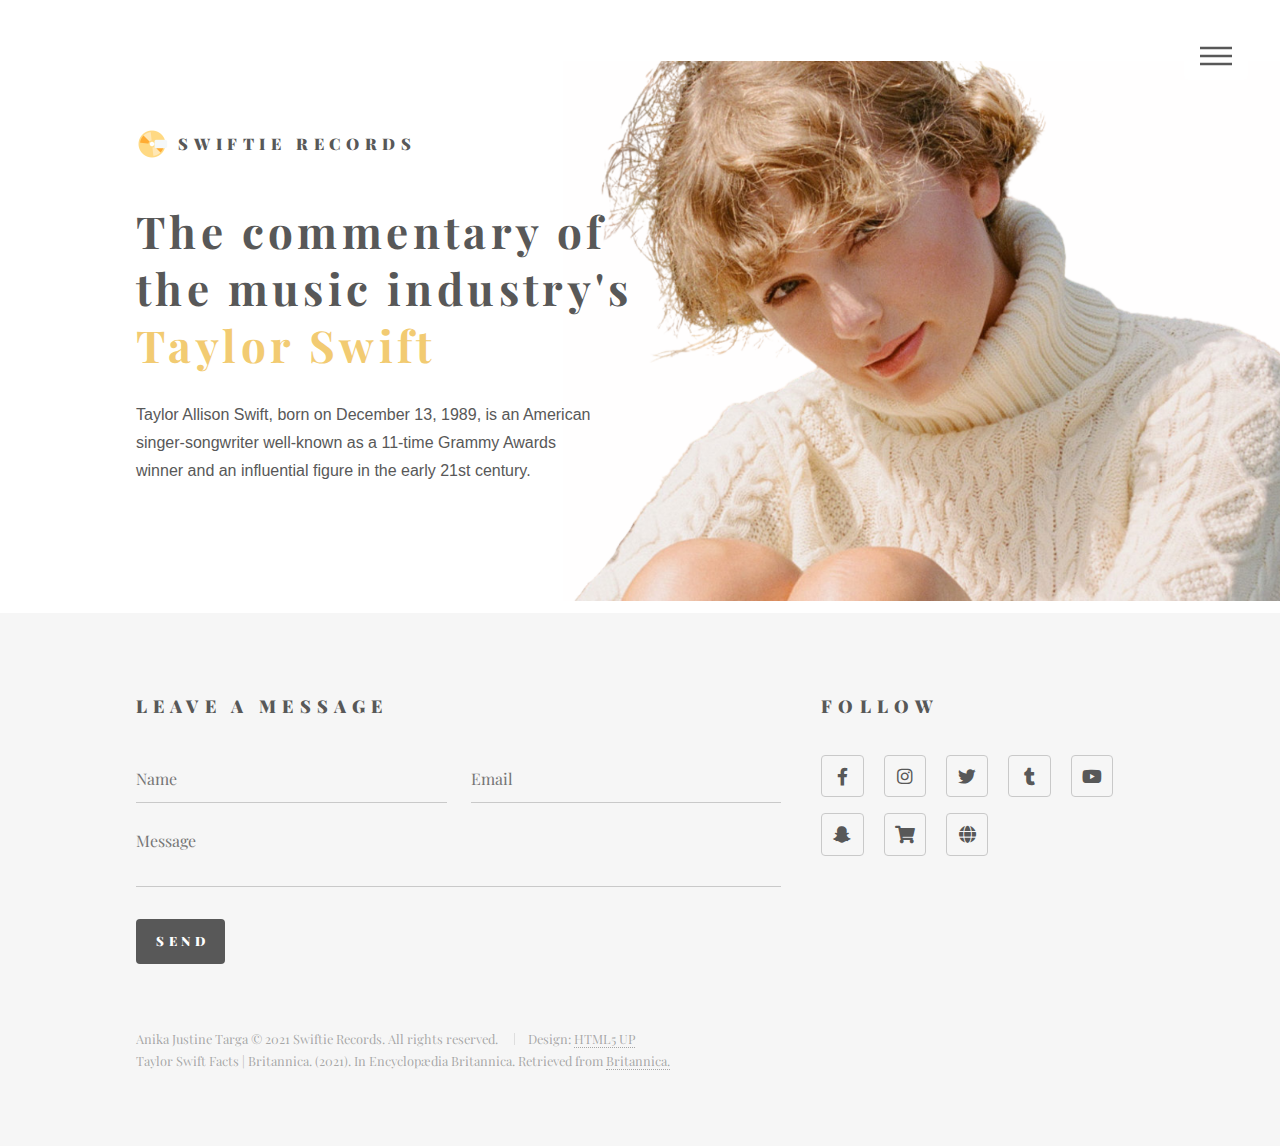
<file: index.html>
<!DOCTYPE HTML>

<html>
	<head>
		<title>Swiftie Records</title>

		<meta charset="UTF-8">
		<meta name="author" content="Anika Justine Targa">
		<meta name="keywords" content="HTML, CSS, JS">
		<meta name="revised" content="07-02-2022">

		<meta name="viewport" content="width=device-width, initial-scale=1, user-scalable=no" />
		
		<link rel="stylesheet" href="assets/css/main.css" />
		<noscript><link rel="stylesheet" href="assets/css/noscript.css" /></noscript>
		
		<link rel="icon" type="image/png" href="images/favicon.png"/>
	</head>
	
	<body class="is-preload home">
		<!-- Wrapper -->
			<div id="wrapper">

				<!-- Header -->
					<header id="header">
						<div class="inner">

							<!-- Logo -->
								<a href="index.html" class="logo">
									<span class="symbol"><img src="images/favicon.png" alt="" /></span><span class="title">Swiftie Records</span>
								</a>

							<!-- Nav -->
								<nav>
									<ul>
										<li><a href="#menu">Menu</a></li>
									</ul>
								</nav>

						</div>
					</header>

				<!-- Menu -->
					<nav id="menu">
						<h2>Menu</h2>
						<ul>
							<li><a href="index.html">Home</a></li>
							<li><a href="htdocs/albums.html">Albums</a></li>
							<li><a href="htdocs/awards.html">Awards</a></li>
							<li><a href="htdocs/quotes.html">Quotes</a></li>
							<li><a href="htdocs/recommend.html">Books</a></li>
						</ul>
					</nav>

				<!-- Main -->
					<div id="main">
						<div class="inner">
							<header>
								<h1>The commentary of<br>
								the music industry's</br>
								<a class="yell0w">Taylor Swift</a></h1>
								<p class="subtext">Taylor Allison Swift, born on December 13, 1989, is an American</br>
								singer-songwriter well-known as a 11-time Grammy Awards</br>
								winner and an influential figure in the early 21st century.</p>
							</header>
						</div>
					</div>

				<!-- Footer -->
					<footer id="footer">
						<div class="inner">
							
							<section>
								
								<h2 class="title">Leave a Message</h2>
								<form method="post" action="#">
									<div class="fields">
										<div class="field half">
											<input type="text" name="name" id="name" placeholder="Name" />
										</div>
										<div class="field half">
											<input type="email" name="email" id="email" placeholder="Email" />
										</div>
										<div class="field">
											<textarea name="message" id="message" placeholder="Message"></textarea>
										</div>
									</div>
									<ul class="actions">
										<li><input type="submit" value="Send" class="primary" /></li>
									</ul>
								</form>
								
							</section>
							
							<section>
								
								<h2 class="title">Follow</h2>
								<ul class="icons">
									<li><a href="https://www.facebook.com/TaylorSwift" class="icon brands style2 fa-facebook-f" target="_blank"><span class="label">Facebook</span></a></li>
									<li><a href="https://instagram.com/taylorswift" class="icon brands style2 fa-instagram" target="_blank"><span class="label">Instagram</span></a></li>
									<li><a href="https://twitter.com/taylorswift13" class="icon brands style2 fa-twitter" target="_blank"><span class="label">Twitter</span></a></li>
									<li><a href="https://taylorswift.tumblr.com" class="icon brands style2 fa-tumblr" target="_blank"><span class="label">Tumblr</span></a></li>
									<li><a href="https://www.youtube.com/taylorswift" class="icon brands style2 fa-youtube" target="_blank"><span class="label">Youtube</span></a></li>
									<li><a href="https://www.snapchat.com/add/taylorswift" class="icon brands style2 fa-snapchat-ghost" target="_blank"><span class="label">Snapchat</span></a></li>
									<li><a href="https://store.taylorswift.com" class="icon solid style2 fa-shopping-cart" target="_blank"><span class="label">Store</span></a></li>
									<li><a href="https://www.taylorswift.com" class="icon solid style2 fa-globe" target="_blank"><span class="label">Website</span></a></li>
								</ul>								
								
							</section>
							
							<ul class="copyright">
								
								<li>Anika Justine Targa &copy; 2021 Swiftie Records. All rights reserved.</li>
								<li>Design: <a href="http://html5up.net" target="_blank">HTML5 UP</a></li>
								<p>Taylor Swift Facts | Britannica. (2021). In Encyclopædia Britannica. Retrieved from 
								<a href="https://www.britannica.com/facts/Taylor-Swift" target="_blank">Britannica.</a></p>
								
							</ul>
						</div>
					</footer>

			</div>

		<!-- Scripts -->
			<script src="assets/js/jquery.min.js"></script>
			<script src="assets/js/browser.min.js"></script>
			<script src="assets/js/breakpoints.min.js"></script>
			<script src="assets/js/util.js"></script>
			<script src="assets/js/main.js"></script>

	</body>
</html>
</file>
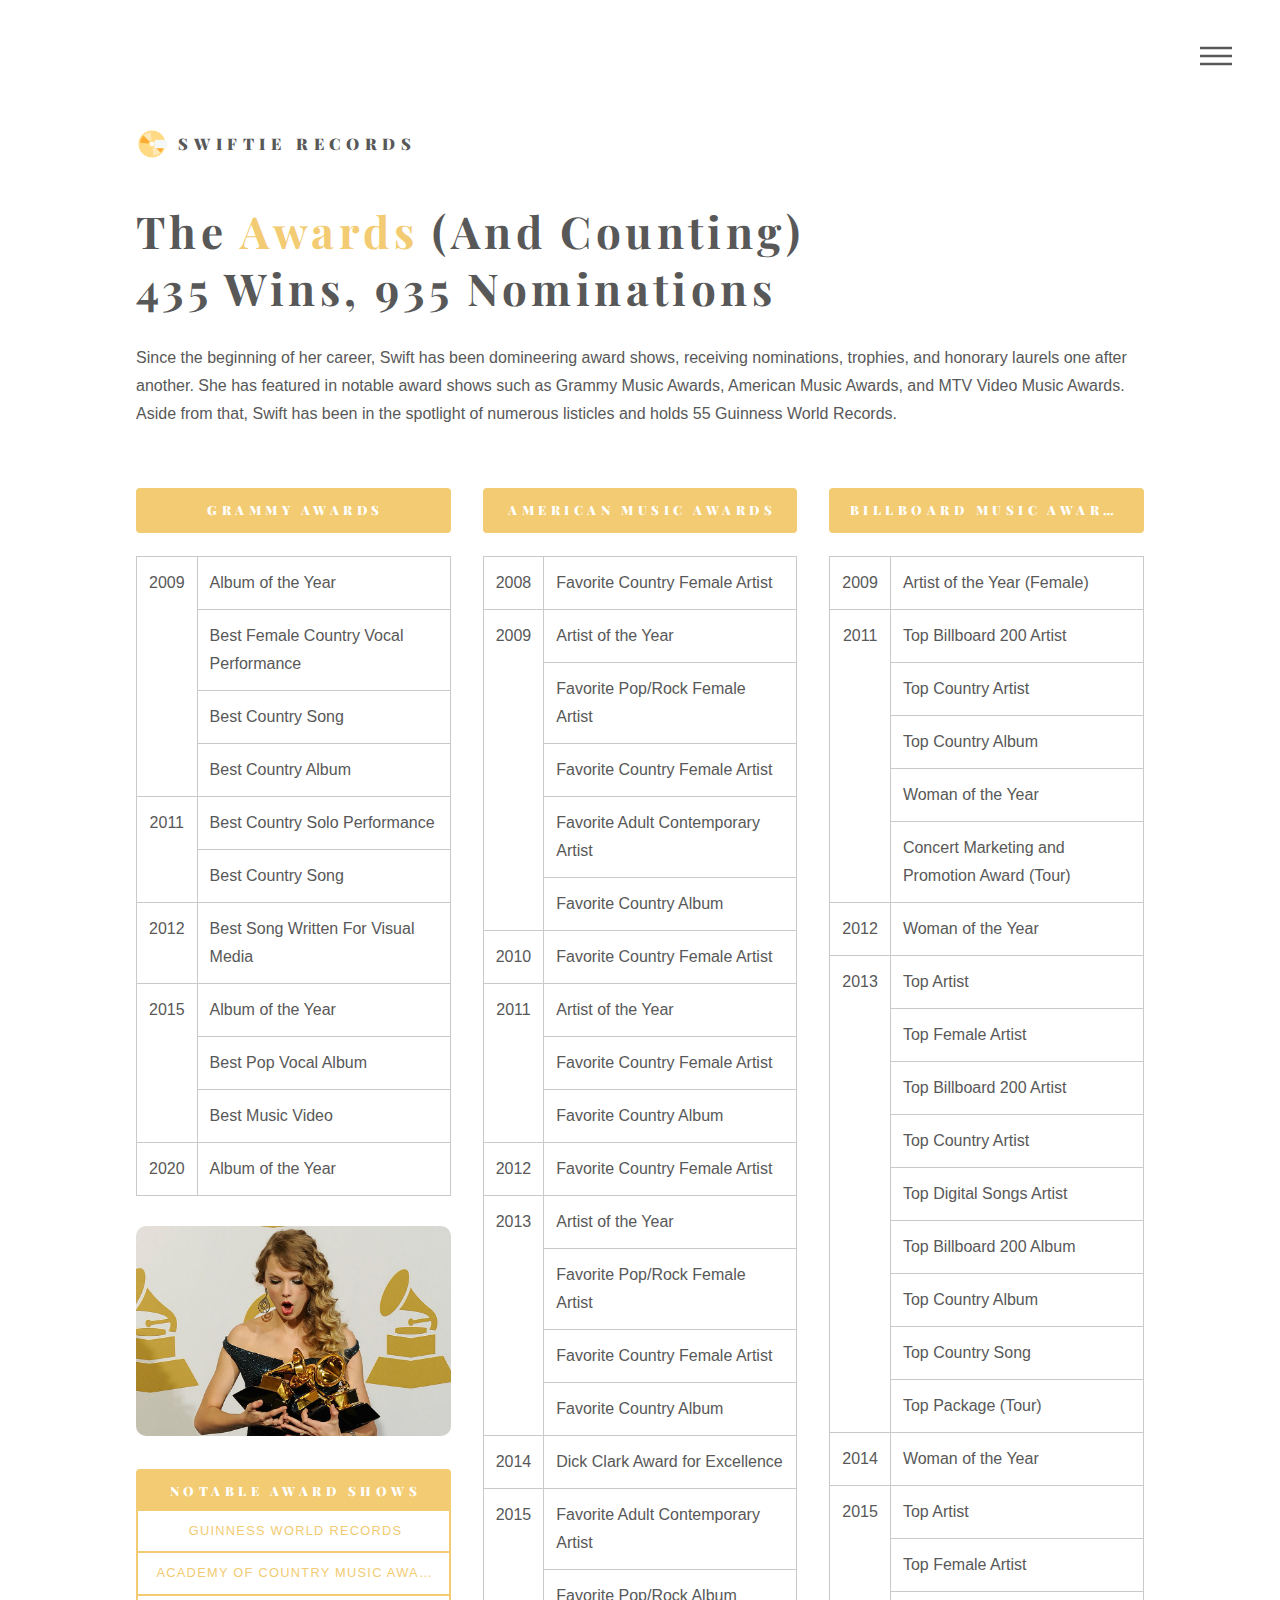
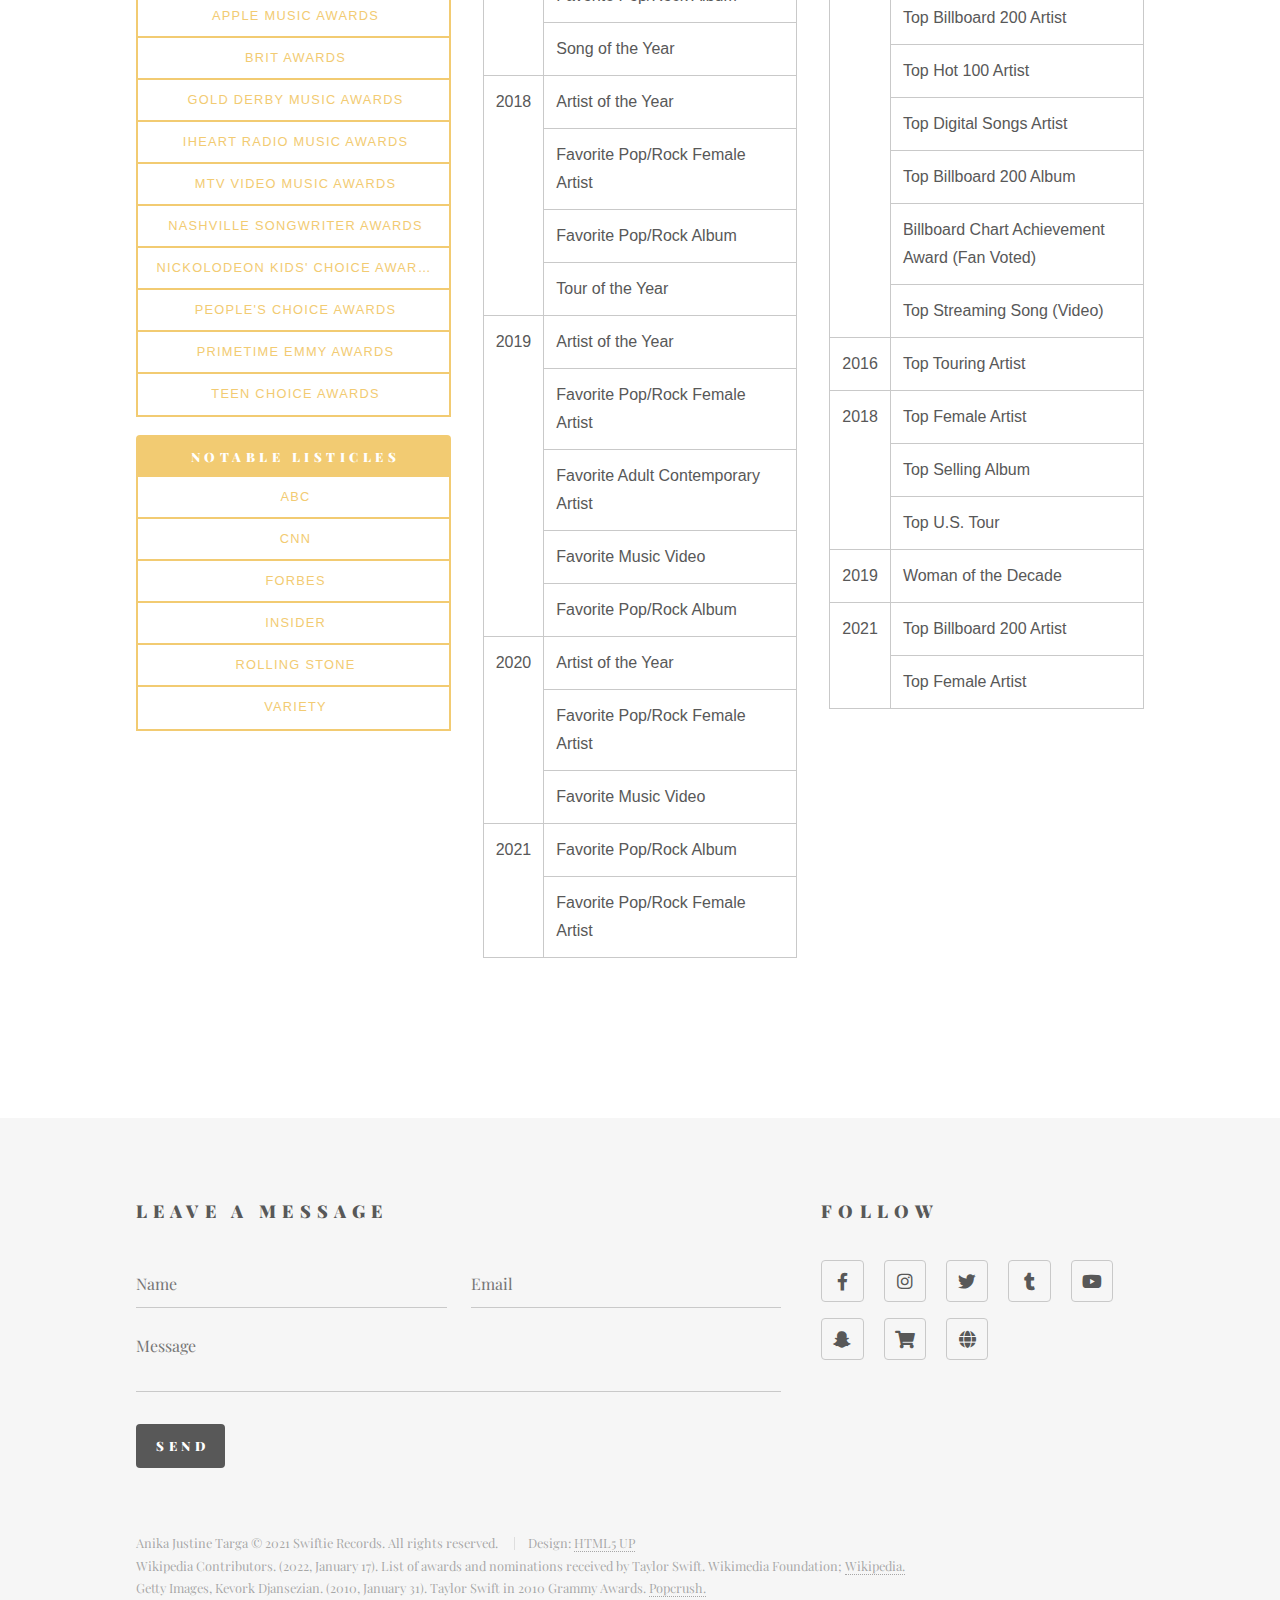
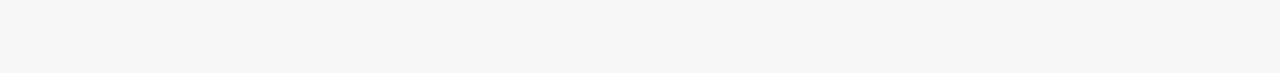
<file: htdocs/awards.html>
<!DOCTYPE HTML>

<html>

	<head>
		<title>Swiftie Records</title>

		<meta charset="UTF-8">
		<meta name="author" content="Anika Justine Targa">
		<meta name="keywords" content="HTML, CSS, JS">
		<meta name="revised" content="07-02-2022">

		<meta name="viewport" content="width=device-width, initial-scale=1, user-scalable=no" />
		
		<link rel="stylesheet" href="../assets/css/main.css" />
		<noscript><link rel="stylesheet" href="../assets/css/noscript.css" /></noscript>
		
		<link rel="icon" type="image/png" href="../images/favicon.png"/>
	</head>
	
	<body class="is-preload">
	
		<!-- Wrapper -->
			<div id="wrapper">

				<!-- Header -->
					<header id="header">
						<div class="inner">

							<!-- Logo -->
								<a href="../index.html" class="logo rotate">
									<span class="symbol"><img src="../images/favicon.png" alt="" /></span><span class="title">Swiftie Records</span>
								</a>

							<!-- Nav -->
								<nav>
									<ul>
										<li><a href="#menu">Menu</a></li>
									</ul>
								</nav>

						</div>
					</header>

				<!-- Menu -->
					<nav id="menu">
						<h2>Menu</h2>
						<ul>
							<li><a href="../index.html">Home</a></li>
							<li><a href="albums.html">Albums</a></li>
							<li><a href="awards.html">Awards</a></li>
							<li><a href="quotes.html">Quotes</a></li>
							<li><a href="recommend.html">Books</a></li>
						</ul>
					</nav>

				<!-- Main -->
					<div id="main">

						<div class="inner">
							<header>
								<h1>The <a class="yell0w">Awards</a> (And Counting)<br/>
								435 Wins, 935 Nominations</h1>
								<p class="subtext">Since the beginning of her career, Swift has been domineering award shows, receiving
								nominations, trophies, and honorary laurels one after another. She has featured in notable award shows
								such as Grammy Music Awards, American Music Awards, and MTV Video Music Awards. Aside from that, Swift
								has been in the spotlight of numerous listicles and holds 55 Guinness World Records.
								</p>
								<br>

				<!-- Tiles -->
					<section>
						<div class="row">
						
						<!-- Grammy Awards -->								
				
							<div class="col-4 col-12-medium">
								<ul class="actions stacked">
									<li><a href="https://youtu.be/4CaRtsdStaM" target="_blank" class="button primary fit ye">Grammy Awards</a></li>
									<br>
									<div class="table-wrapper">
										<table class="alt tablemargin">
											<tbody>
												
												<tr>
													<td rowspan="4" class="tdborder">2009</td>
													<td>Album of the Year</td>
												</tr>
												<tr>
													<td>Best Female Country Vocal Performance</td>
												</tr>
												<tr>
													<td>Best Country Song</td>
												</tr>
												<tr>
													<td>Best Country Album</td>
												</tr>
												
												<tr>
													<td rowspan="2" class="tdborder">2011</td>
													<td>Best Country Solo Performance</td>
												</tr>
												<tr>
													<td>Best Country Song</td>
												</tr>

												<tr>
													<td class="tdborder">2012</td>
													<td>Best Song Written For Visual Media</td>
												</tr>

												<tr>
													<td rowspan="3" class="tdborder">2015</td>
													<td>Album of the Year</td>
												</tr>
												<tr>
													<td>Best Pop Vocal Album</td>
												</tr>
												<tr>
													<td>Best Music Video</td>
												</tr>
												
												<tr>
													<td class="tdborder">2020</td>
													<td>Album of the Year</td>
												</tr>
											</tbody>
										</table>
									<li><img class="img_grammys" src="../images/grammys.jpg" alt="" /></br>

									<li><a href="#" class="button primary fit ye">Notable Award Shows</a></li>
									<div>
										<li><div href="#" class="button fit yee">Guinness World Records</div></li>	
										<div href="#" class="button fit yee">Academy of Country Music Awards</div></li>	
										<div href="#" class="button fit yee">Apple Music Awards</div></li>	
										<div href="#" class="button fit yee">Brit Awards</div></li>
										<div href="#" class="button fit yee">Gold Derby Music Awards</div></li>
										<div href="#" class="button fit yee">iHeart Radio Music Awards</div></li>
										<div href="#" class="button fit yee">MTV Video Music Awards</div></li>
										<div href="#" class="button fit yee">Nashville Songwriter Awards</div></li>
										<div href="#" class="button fit yee">Nickolodeon Kids' Choice Awards</div></li>
										<div href="#" class="button fit yee">People's Choice Awards</div></li>
										<div href="#" class="button fit yee">Primetime Emmy Awards</div></li>
										<div href="#" class="button fit yee">Teen Choice Awards</div></li>
									</div>
									<li><a href="#" class="button primary fit ye">Notable Listicles</a></li>
									<div>
										<li><div href="#" class="button fit yee">ABC</div></li>	
										<div href="#" class="button fit yee">CNN</div></li>	
										<div href="#" class="button fit yee">Forbes</div></li>	
										<div href="#" class="button fit yee">Insider</div></li>	
										<div href="#" class="button fit yee">Rolling Stone</div></li>
										<div href="#" class="button fit yee">Variety</div></li>
									</div>
									
									<li></li>
								</ul>
							</div>
							
						<!-- American Music Awards -->		
				
							<div class="col-4 col-12-medium">
								<ul class="actions stacked">
									<li><a href="https://youtu.be/jCtebmT4-ZA" target="_blank" class="button primary fit ye">American Music Awards</a></li>
									<br>
									<div class="table-wrapper">
										<table class="alt">
											<tbody>
												
												<tr>
													<td class="tdborder">2008</td>
													<td>Favorite Country Female Artist</td>
												</tr>
												
												<tr>
													<td rowspan="5" class="tdborder">2009</td>
													<td>Artist of the Year</td>
												</tr>
												<tr>
													<td>Favorite Pop/Rock Female Artist</td>
												</tr>
												<tr>
													<td>Favorite Country Female Artist</td>
												</tr>
												<tr>
													<td>Favorite Adult Contemporary Artist</td>
												</tr>
												<tr>
													<td>Favorite Country Album</td>
												</tr>

												<tr>
													<td class="tdborder">2010</td>
													<td>Favorite Country Female Artist</td>
												</tr>
												
												<tr>
													<td rowspan="3" class="tdborder">2011</td>
													<td>Artist of the Year</td>
												</tr>
												<tr>
													<td>Favorite Country Female Artist</td>
												</tr>
												<tr>
													<td>Favorite Country Album</td>
												</tr>
												
												<tr>
													<td class="tdborder">2012</td>
													<td>Favorite Country Female Artist</td>
												</tr>

												<tr>
													<td rowspan="4" class="tdborder">2013</td>
													<td>Artist of the Year</td>
												</tr>
												<tr>
													<td>Favorite Pop/Rock Female Artist</td>
												</tr>
												<tr>
													<td>Favorite Country Female Artist</td>
												</tr>
												<tr>
													<td>Favorite Country Album</td>
												</tr>

												<tr>
													<td class="tdborder">2014</td>
													<td>Dick Clark Award for Excellence</td>
												</tr>
												
												<tr>
													<td rowspan="3" class="tdborder">2015</td>
													<td>Favorite Adult Contemporary Artist</td>
												</tr>
												<tr>
													<td>Favorite Pop/Rock Album</td>
												</tr>
												<tr>
													<td>Song of the Year</td>
												</tr>
												
												<tr>
													<td rowspan="4" class="tdborder">2018</td>
													<td>Artist of the Year</td>
												</tr>
												<tr>
													<td>Favorite Pop/Rock Female Artist</td>
												</tr>
												<tr>
													<td>Favorite Pop/Rock Album</td>
												</tr>
												<tr>
													<td>Tour of the Year</td>
												</tr>

												<tr>
													<td rowspan="5" class="tdborder">2019</td>
													<td>Artist of the Year</td>
												</tr>
												<tr>
													<td>Favorite Pop/Rock Female Artist</td>
												</tr>
												<tr>
													<td>Favorite Adult Contemporary Artist</td>
												</tr>
												<tr>
													<td>Favorite Music Video</td>
												</tr>
												<tr>
													<td>Favorite Pop/Rock Album</td>
												</tr>

												<tr>
													<td rowspan="3" class="tdborder">2020</td>
													<td>Artist of the Year</td>
												</tr>
												<tr>
													<td>Favorite Pop/Rock Female Artist</td>
												</tr>
												<tr>
													<td>Favorite Music Video</td>
												</tr>
												
												<tr>
													<td rowspan="2" class="tdborder">2021</td>
													<td>Favorite Pop/Rock Album</td>
												</tr>
												
												<tr>
													<td>Favorite Pop/Rock Female Artist</td>
												</tr>
												
											</tbody>
										</table>
								</ul>
							</div>

						<!-- Billboard Music Awards -->		
				
							<div class="col-4 col-12-medium">
								<ul class="actions stacked">
									<li><a href="https://youtu.be/ZVpkFb9-fts" target="_blank" class="button primary fit ye">Billboard Music Awards</a></li>
									<br>
									<div class="table-wrapper">
										<table class="alt">
											<tbody>
												
												<tr>
													<td class="tdborder">2009</td>
													<td>Artist of the Year (Female)</td>
												</tr>
												
												<tr>
													<td rowspan="5" class="tdborder">2011</td>
													<td>Top Billboard 200 Artist</td>
												</tr>
												<tr>
													<td>Top Country Artist</td>
												</tr>
												<tr>
													<td>Top Country Album</td>
												</tr>
												<tr>
													<td>Woman of the Year</td>
												</tr>
												<tr>
													<td>Concert Marketing and Promotion Award (Tour)</td>
												</tr>												
												
												<tr>
													<td class="tdborder">2012</td>
													<td>Woman of the Year</td>
												</tr>

												<tr>
													<td rowspan="9" class="tdborder">2013</td>
													<td>Top Artist</td>
												</tr>
												<tr>
													<td>Top Female Artist</td>
												</tr>
												<tr>
													<td>Top Billboard 200 Artist</td>
												</tr>												
												<tr>
													<td>Top Country Artist</td>
												</tr>
												<tr>
													<td>Top Digital Songs Artist</td>
												</tr>
												<tr>
													<td>Top Billboard 200 Album</td>
												</tr>
												<tr>
													<td>Top Country Album</td>
												</tr>
												<tr>
													<td>Top Country Song</td>
												</tr>
												<tr>
													<td>Top Package (Tour)</td>
												</tr>

												
												<tr>
													<td class="tdborder">2014</td>
													<td>Woman of the Year</td>
												</tr>

												<tr>
													<td rowspan="8" class="tdborder">2015</td>
													<td>Top Artist</td>
												</tr>
												<tr>
													<td>Top Female Artist</td>
												</tr>
												<tr>
													<td>Top Billboard 200 Artist</td>
												</tr>												
												<tr>
													<td>Top Hot 100 Artist</td>
												</tr>
												<tr>
													<td>Top Digital Songs Artist</td>
												</tr>
												<tr>
													<td>Top Billboard 200 Album</td>
												</tr>
												<tr>
													<td>Billboard Chart Achievement Award (Fan Voted)</td>
												</tr>
												<tr>
													<td>Top Streaming Song (Video)</td>
												</tr>
												
												<tr>
													<td class="tdborder">2016</td>
													<td>Top Touring Artist</td>
												</tr>

												<tr>
													<td rowspan="3" class="tdborder">2018</td>
													<td>Top Female Artist</td>
												</tr>
												<tr>
													<td>Top Selling Album</td>
												</tr>
												<tr>
													<td>Top U.S. Tour</td>
												</tr>

												<tr>
													<td class="tdborder">2019</td>
													<td>Woman of the Decade</td>
												</tr>
												
												<tr>
													<td rowspan="2" class="tdborder">2021</td>
													<td>Top Billboard 200 Artist</td>
												</tr>
												<tr>
													<td>Top Female Artist</td>
												</tr>												
											</tbody>
										</table>
									
									<!-- <p class="subtext italicize smallsize"> *This includes awards from 'Billboard Music Awards', 'Billboard Live Music (Touring) Awards', 'Billboard Women in Music', 'Billboard Year-End Awards'.</p> -->
								</ul>
							</div>
						</div>
					</section>				
				</header>
			</div>
		</div>

				<!-- Footer -->

					<footer id="footer">

						<div class="inner">
							
							<section>
								
								<h2>Leave a Message</h2>
								<form method="post" action="#">
									<div class="fields">
										<div class="field half">
											<input type="text" name="name" id="name" placeholder="Name" />
										</div>
										<div class="field half">
											<input type="email" name="email" id="email" placeholder="Email" />
										</div>
										<div class="field">
											<textarea name="message" id="message" placeholder="Message"></textarea>
										</div>
									</div>
									<ul class="actions">
										<li><input type="submit" value="Send" class="primary" /></li>
									</ul>
								</form>
								
							</section>
							
							<section>
								<h2>Follow</h2>
								<ul class="icons">
									<li><a href="https://www.facebook.com/TaylorSwift" class="icon brands style2 fa-facebook-f" target="_blank"><span class="label">Facebook</span></a></li>
									<li><a href="https://instagram.com/taylorswift" class="icon brands style2 fa-instagram" target="_blank"><span class="label">Instagram</span></a></li>
									<li><a href="https://twitter.com/taylorswift13" class="icon brands style2 fa-twitter" target="_blank"><span class="label">Twitter</span></a></li>
									<li><a href="https://taylorswift.tumblr.com" class="icon brands style2 fa-tumblr" target="_blank"><span class="label">Tumblr</span></a></li>
									<li><a href="https://www.youtube.com/taylorswift" class="icon brands style2 fa-youtube" target="_blank"><span class="label">Youtube</span></a></li>
									<li><a href="https://www.snapchat.com/add/taylorswift" class="icon brands style2 fa-snapchat-ghost" target="_blank"><span class="label">Snapchat</span></a></li>
									<li><a href="https://store.taylorswift.com" class="icon solid style2 fa-shopping-cart" target="_blank"><span class="label">Store</span></a></li>
									<li><a href="https://www.taylorswift.com" class="icon solid style2 fa-globe" target="_blank"><span class="label">Website</span></a></li>
								</ul>
								
							</section>
							
							<ul class="copyright">
								
								<li>Anika Justine Targa &copy; 2021 Swiftie Records. All rights reserved.</li>
								<li>Design: <a href="http://html5up.net" target="_blank">HTML5 UP</a></li>
								<p>Wikipedia Contributors. (2022, January 17). List of awards and nominations received by Taylor Swift. Wikimedia Foundation;
								<a href="https://en.wikipedia.org/wiki/List_of_awards_and_nominations_received_by_Taylor_Swift" target="_blank">Wikipedia.</a></br>
								Getty Images, Kevork Djansezian. (2010, January 31). Taylor Swift in 2010 Grammy Awards.
								<a href="https://popcrush.com/taylor-swift-other-stars-not-going-2019-grammys/" target="_blank">Popcrush.</a></p>
								</ul>

‌
						</div>
					</footer>

			</div>

		<!-- Scripts -->
			<script src="../assets/js/jquery.min.js"></script>
			<script src="../assets/js/browser.min.js"></script>
			<script src="../assets/js/breakpoints.min.js"></script>
			<script src="../assets/js/util.js"></script>
			<script src="../assets/js/main.js"></script>

	</body>
</html>
</file>
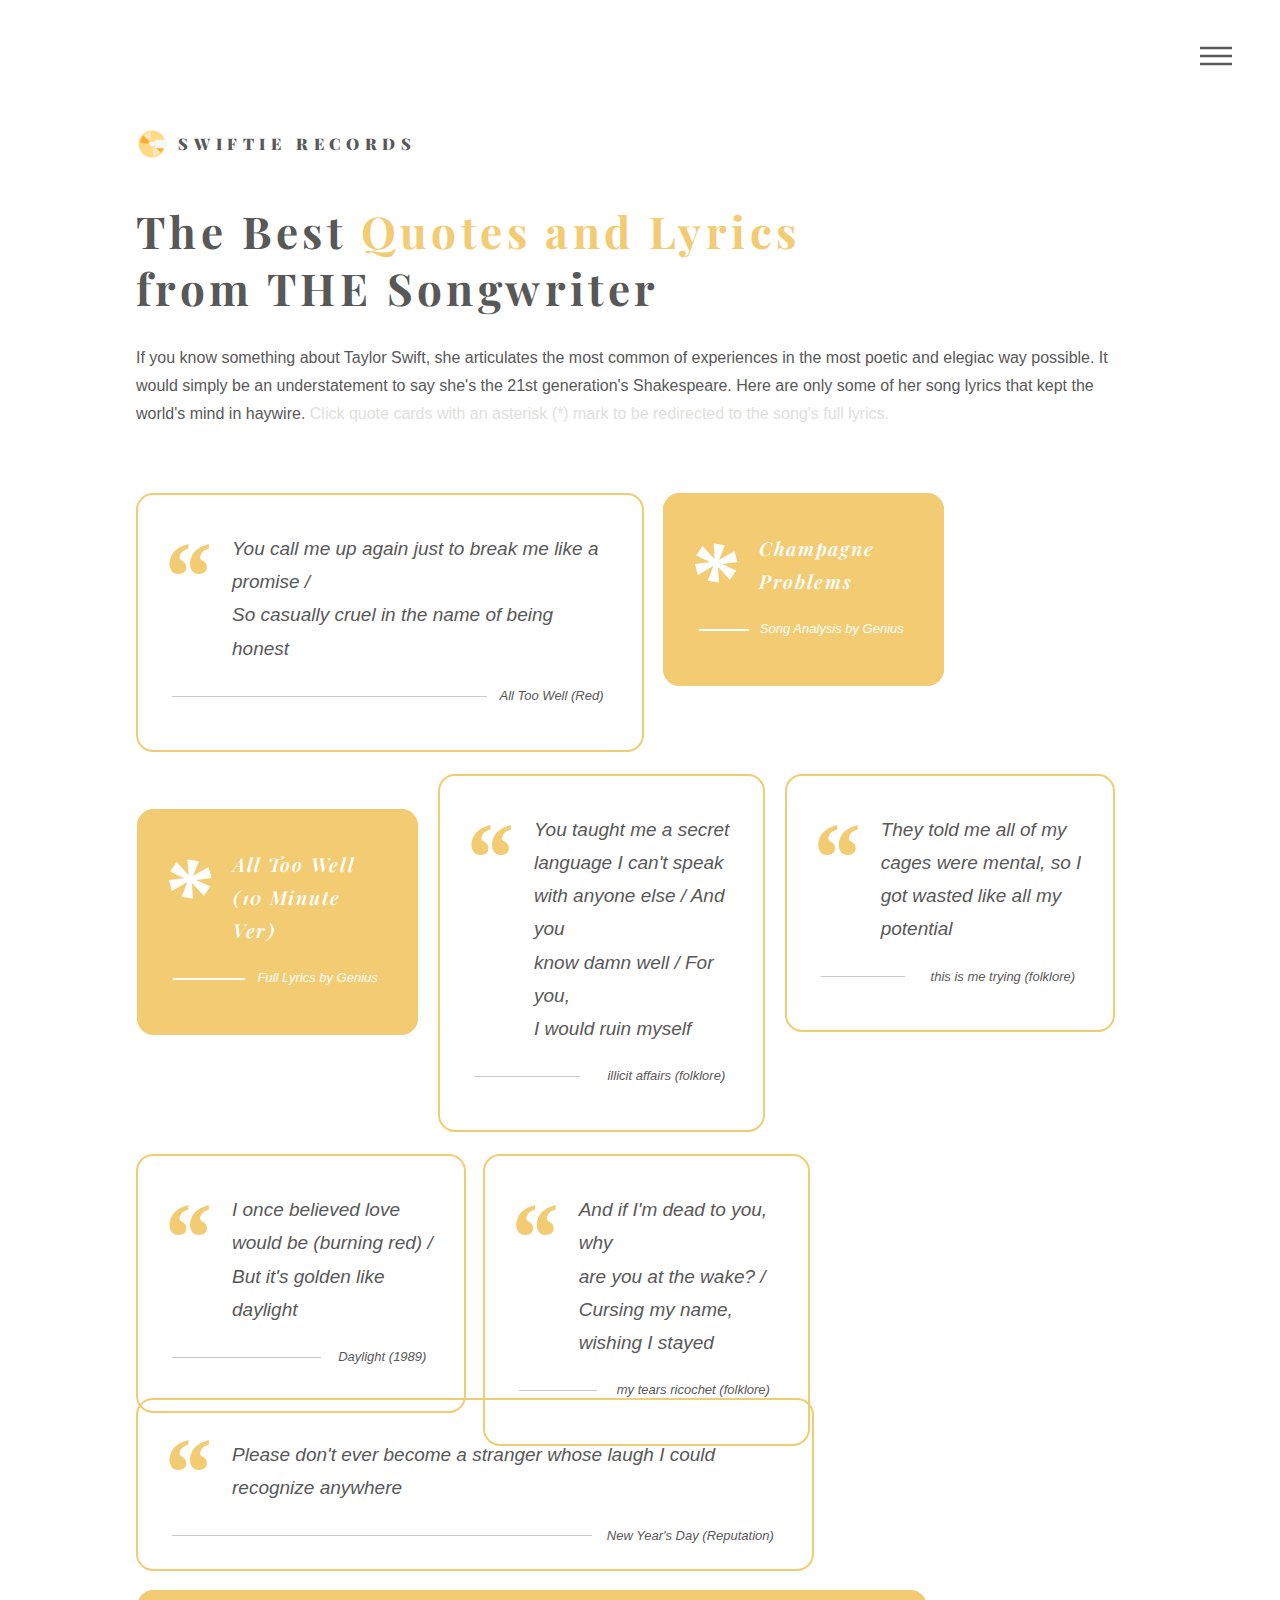
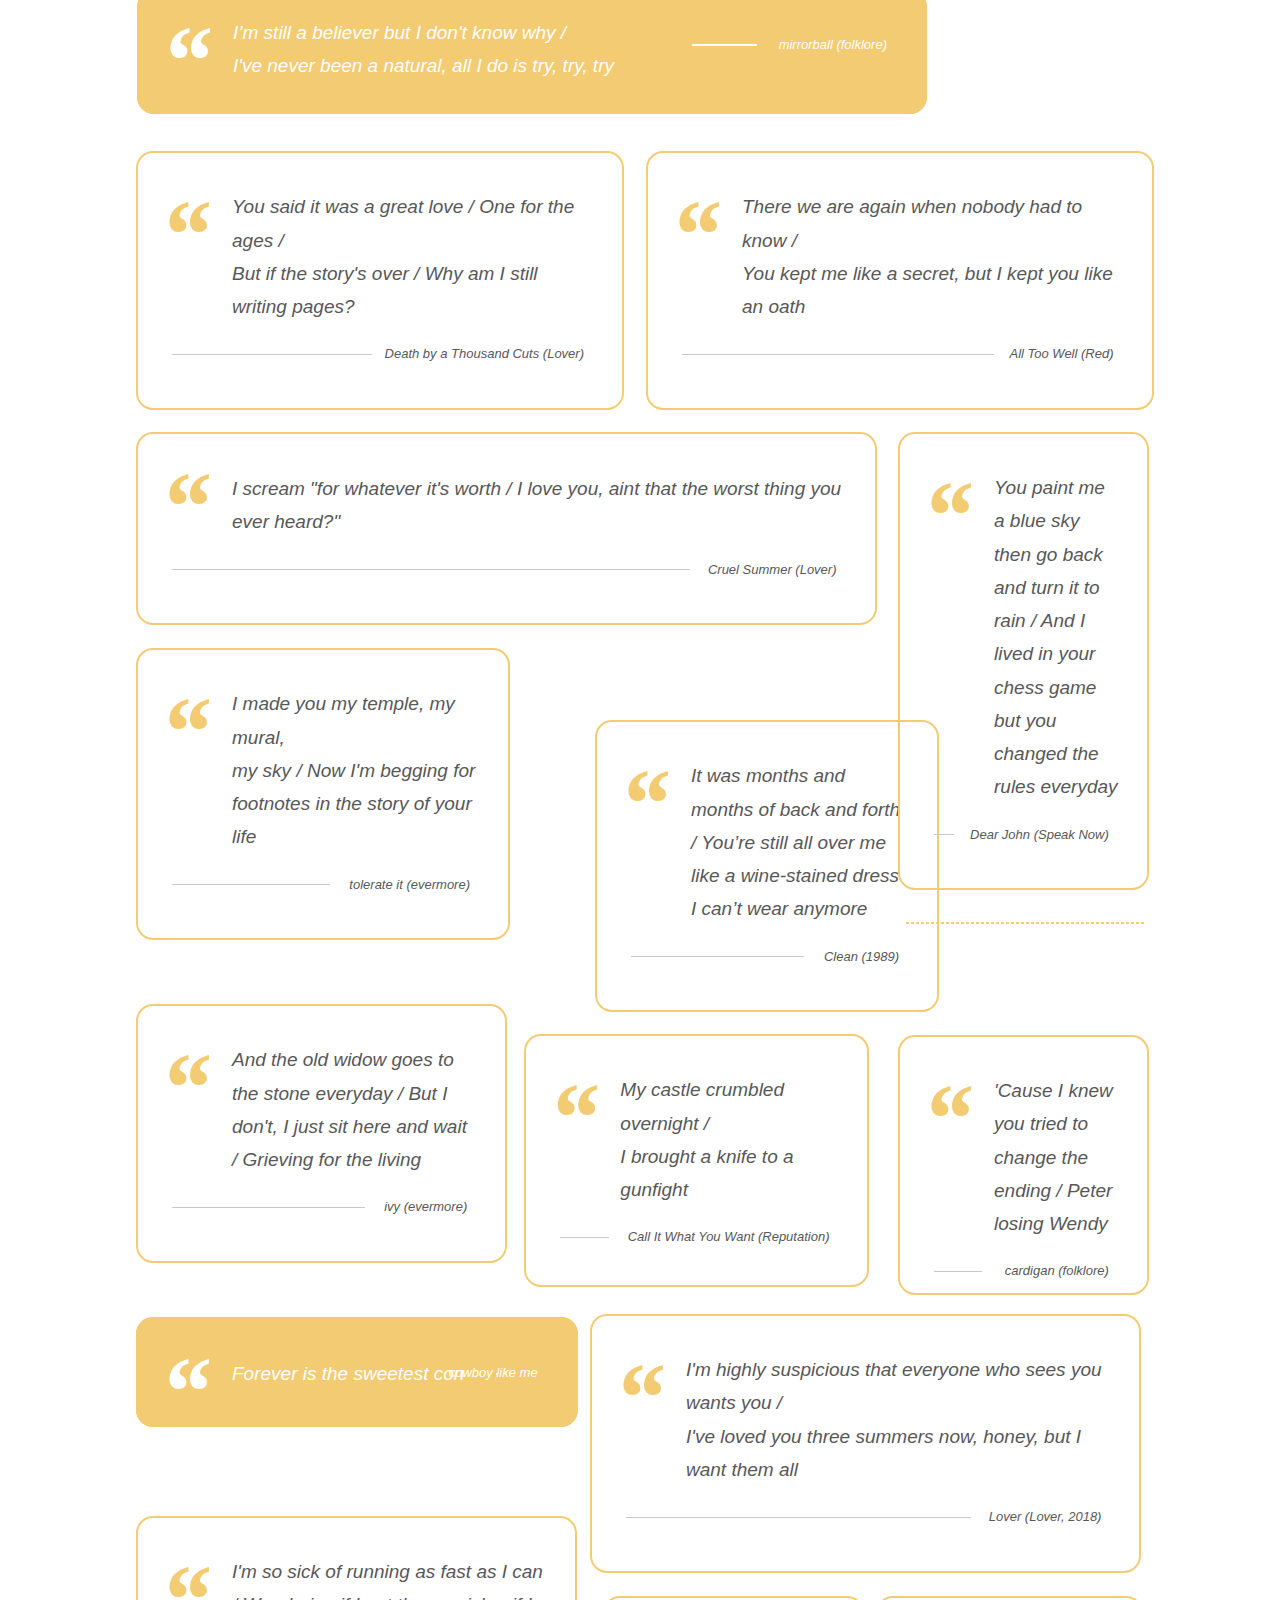
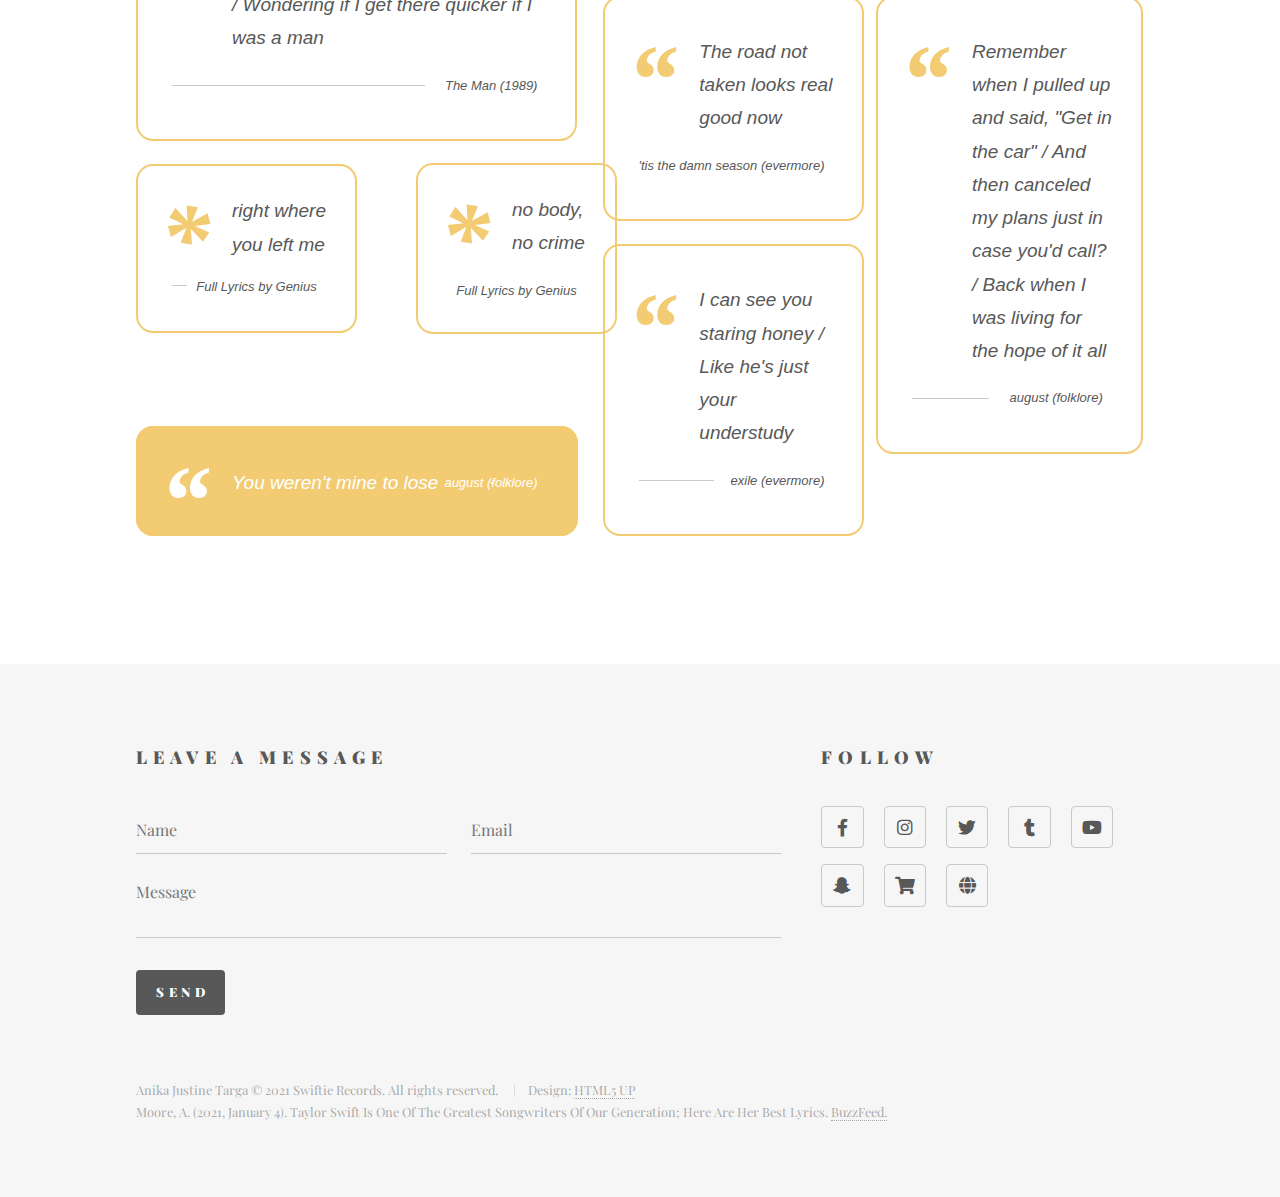
<file: htdocs/quotes.html>
<!DOCTYPE HTML>

<html>

	<head>
		<title>Swiftie Records</title>

		<meta charset="UTF-8">
		<meta name="author" content="Anika Justine Targa">
		<meta name="keywords" content="HTML, CSS, JS">
		<meta name="revised" content="07-02-2022">

		<meta name="viewport" content="width=device-width, initial-scale=1, user-scalable=no" />
		
		<link rel="stylesheet" href="../assets/css/main.css" />
		<noscript><link rel="stylesheet" href="../assets/css/noscript.css" /></noscript>
		
		<link rel="icon" type="image/png" href="../images/favicon.png"/>
	</head>
	
	<body class="is-preload">
	
		<!-- Wrapper -->
			<div id="wrapper">

				<!-- Header -->
					<header id="header">
						<div class="inner">

							<!-- Logo -->
								<a href="../index.html" class="logo">
									<span class="symbol"><img src="../images/favicon.png" alt="" /></span><span class="title">Swiftie Records</span>
								</a>

							<!-- Nav -->
								<nav>
									<ul>
										<li><a href="#menu">Menu</a></li>
									</ul>
								</nav>
						</div>
					</header>

				<!-- Menu -->
					<nav id="menu">
						<h2>Menu</h2>
						<ul>
							<li><a href="../index.html">Home</a></li>
							<li><a href="albums.html">Albums</a></li>
							<li><a href="awards.html">Awards</a></li>
							<li><a href="quotes.html">Quotes</a></li>
							<li><a href="recommend.html">Books</a></li>
						</ul>
					</nav>

				<!-- Main -->
					<div id="main">

						<div class="inner">
							<header class="margin_adjust">
								<h1>The Best <a class="yell0w">Quotes and Lyrics</a><br>
								from THE Songwriter</h1>
								<p class="subtext">If you know something about Taylor Swift, she articulates the most common of experiences
								in the most poetic and elegiac way possible. It would simply be an understatement to say she's the
								21st generation's Shakespeare. Here are only some of her song lyrics that kept the world's mind in haywire.
								<a class="colorgray">Click quote cards with an asterisk (*) mark to be redirected to the song's full lyrics.</a>
								</p>
								<br>
							</header>
						

				<!-- Tiles -->
			
							<div class="row">

								<div class="col-6 col-10-medium">

									<blockquote class="quote-box size1">
										<p class="quotation-mark">“</p>
										<p class="quote-text">You call me up again just to break me like a promise /<br> So casually cruel in the name of being honest</p>
										<p class="quote-bottom">All Too Well (Red)</p>
										<hr class="hr1">  
									</blockquote>

								</div>

								<a href="https://genius.com/Taylor-swift-champagne-problems-lyrics" target="_blank" class="inverse-blockquote">
								<div class="col-6 col-10-medium">

									<blockquote class="quote-box inverse1">
										<p class="quotation-mark inverse-mark">*</p>
										<p class="quote-text inverse-text">Champagne Problems</p>
										<p class="quote-bottom">Song Analysis by Genius</p>
										<hr class="hr1 hr2 inverse-hr">  
									</blockquote>
							
								</div>
								</a>

								<a href="https://genius.com/Taylor-swift-all-too-well-10-minute-version-taylors-version-from-the-vault-lyrics" target="_blank" class="inverse-blockquote">
								<div class="col-6 col-10-medium">
								
									<blockquote class="quote-box inverse2">
										<p class="quotation-mark inverse-mark">*</p>
										<p class="quote-text inverse-text">All Too Well (10 Minute Ver)	</p>
										<p class="quote-bottom">Full Lyrics by Genius</p>
										<hr class="hr1 hr3 inverse-hr">  
									</blockquote>
									
								</div>
								</a>
								
								<div class="col-4 col-12-medium">

									<blockquote class="quote-box size2">
										<p class="quotation-mark">“</p>
										<p class="quote-text">You taught me a secret language I can't speak with anyone else / And you <br> know damn well / For you, <br> I would ruin myself</p>
										<p class="quote-bottom">illicit affairs (folklore)</p>
										<hr class="hr1 hr4">  
									</blockquote>

								</div>			

								<div class="col-4 col-12-medium">

									<blockquote class="quote-box size3">
										<p class="quotation-mark">“</p>
										<p class="quote-text">They told me all of my cages were mental, so I got wasted like all my potential</p>
										<p class="quote-bottom">this is me trying (folklore)</p>
										<hr class="hr1 hr5">  
									</blockquote>
									
								</div>	

								<div class="col-4 col-12-medium">

									<blockquote class="quote-box size3">
										<p class="quotation-mark">“</p>
										<p class="quote-text">I once believed love would be (burning red) / But it's golden like daylight</p>
										<p class="quote-bottom">Daylight (1989)</p>
										<hr class="hr1 hr6">  
									</blockquote>
									
								</div>	
								
								<div class="col-4 col-12-medium">

									<blockquote class="quote-box size4">
										<p class="quotation-mark">“</p>
										<p class="quote-text">And if I'm dead to you, why <br>are you at the wake? / Cursing my name, wishing I stayed</p>
										<p class="quote-bottom">my tears ricochet (folklore)</p>
										<hr class="hr1 hr7">  
									</blockquote>
									
								</div>
								
								<div class="col-8-xlarge">

									<blockquote class="quote-box size5">
										<p class="quotation-mark callout-mark3">“</p>
										<p class="quote-text callout-text3">Please don't ever become a stranger whose laugh I could recognize anywhere</p>
										<p class="quote-bottom">New Year's Day (Reputation)</p>
										<hr class="hr1 hr8">  
									</blockquote>
									
									<div class="col-3 col-10-medium">
									
										<blockquote class="quote-box inverse2 callout">
											<p class="quotation-mark inverse-mark callout-mark">“</p>
											<p class="quote-text callout-text">I’m still a believer but I don't know why /<br> I've never been a natural, all I do is try, try, try</p>
											<p class="quote-bottom callout-bottom">mirrorball (folklore)</p>
											<hr class="hr1 callout-hr">  
										</blockquote>
										
									</div>
								
								</div>

								<div class="col-6 col-10-medium">

									<blockquote class="quote-box size6">
										<p class="quotation-mark">“</p>
										<p class="quote-text">You said it was a great love / One for the ages /<br>But if the story's over / Why am I still writing pages?</p>
										<p class="quote-bottom">Death by a Thousand Cuts (Lover)</p>
										<hr class="hr1 hr9">  
									</blockquote>
									
								</div>	

								<div class="col-6 col-10-medium">

									<blockquote class="quote-box size7">
										<p class="quotation-mark">“</p>
										<p class="quote-text">There we are again when nobody had to know /<br>You kept me like a secret, but I kept you like an oath</p>
										<p class="quote-bottom">All Too Well (Red)</p>
										<hr class="hr1 hr10">  
									</blockquote>

								</div>		

								<div class="col-9-xlarge">

									<blockquote class="quote-box size8">
										<p class="quotation-mark callout-mark3">“</p>
										<p class="quote-text callout-text3">I scream "for whatever it's worth / I love you, aint that the worst thing you ever heard?"</p>
										<p class="quote-bottom">Cruel Summer (Lover)</p>
										<hr class="hr1 hr11">  
									</blockquote>
									
									<blockquote class="quote-box size8_7">
										<p class="quotation-mark">“</p>
										<p class="quote-text">I made you my temple, my mural,<br>my sky / Now I'm begging for footnotes in the story of your life</p>
										<p class="quote-bottom">tolerate it (evermore)</p>
										<hr class="hr1 hr12">  
									</blockquote>

									<blockquote class="quote-box size8_6">
										<p class="quotation-mark">“</p>
										<p class="quote-text">It was months and months of back and forth / You’re still all over me like a wine-stained dress I can’t wear anymore</p>
										<p class="quote-bottom">Clean (1989)</p>
										<hr class="hr1 hr13">  
									</blockquote>							
								</div>	
								
								<div class="col-3-xlarge">

									<blockquote class="quote-box size9">
										<p class="quotation-mark">“</p>
										<p class="quote-text">You paint me a blue sky then go back and turn it to rain / And I lived in your chess game but you changed the rules everyday</p>
										<p class="quote-bottom">Dear John (Speak Now)</p>
										<hr class="hr1 hr14">  
									</blockquote>
									
									<hr class="hrfiller">
								
								</div>		
								
								<div class="col-5-xlarge">

									<blockquote class="quote-box size10">
										<p class="quotation-mark">“</p>
										<p class="quote-text">And the old widow goes to the stone everyday / But I don't, I just sit here and wait / Grieving for the living</p>
										<p class="quote-bottom">ivy (evermore)</p>
										<hr class="hr1 hr15">  
									</blockquote>
									
								</div>	

								<div class="col-5-xlarge">

									<blockquote class="quote-box size11">
										<p class="quotation-mark">“</p>
										<p class="quote-text">My castle crumbled overnight /<br>I brought a knife to a gunfight</p>
										<p class="quote-bottom">Call It What You Want (Reputation)</p>
										<hr class="hr1 hr16">  
									</blockquote>
									
								</div>	
								
								<div class="off-9-xlarge">

									<blockquote class="quote-box size12">
										<p class="quotation-mark">“</p>
										<p class="quote-text">'Cause I knew you tried to change the ending / Peter losing Wendy</p>
										<p class="quote-bottom">cardigan (folklore)</p>
										<hr class="hr1 hr17">  
									</blockquote>

								</div>
								
								<div class="col-6-xlarge">

									<blockquote class="quote-box inverse3 callout2">
										<p class="quotation-mark inverse-mark callout-mark2">“</p>
										<p class="quote-text callout-text2">Forever is the sweetest con</p>
										<p class="quote-bottom callout-bottom2">cowboy like me</p>
										<hr class="hr1 callout-hr2">  
									</blockquote>

								</div>								
								
								<div class="col-6-xlarge">

									<blockquote class="quote-box size14">
										<p class="quotation-mark">“</p>
										<p class="quote-text">I'm highly suspicious that everyone who sees you wants you /<br> I've loved you three summers now, honey, but I want them all</p>
										<p class="quote-bottom">Lover (Lover, 2018)</p>
										<hr class="hr1 hr18">  
									</blockquote>
									
								</div>	
								
								<div class="col-5-xlarge">

									<blockquote class="quote-box size15">
										<p class="quotation-mark">“</p>
										<p class="quote-text">I'm so sick of running as fast as I can / Wondering if I get there quicker if I was a man</p>
										<p class="quote-bottom">The Man (1989)</p>
										<hr class="hr1 hr19">  
									</blockquote>
									
									<a href="https://genius.com/Taylor-swift-champagne-problems-lyrics" target="_blank" class="inverse-blockquote">							
									<div class="col-2-xlarge">

										<blockquote class="quote-box size18">
											<p class="quotation-mark callout-mark2">*</p>
											<p class="quote-text callout-text">right where<br> you left me</p>
											<p class="quote-bottom callout-bottom4">Full Lyrics by Genius</p>
											<hr class="hr1 hr20">  
										</blockquote>

									</div>
									</a>
									
									<a href="https://genius.com/Taylor-swift-champagne-problems-lyrics" target="_blank">							
									<div class="col-2-xlarge">

										<blockquote class="quote-box size19">
											<p class="quotation-mark callout-mark2">*</p>
											<p class="quote-text callout-text4">no body,<br> no crime</p>
											<p class="quote-bottom callout-bottom5">Full Lyrics by Genius</p>
											<hr class="hr1 hr21">  
										</blockquote>

									</div>
									</a>
								
								</div>

								<div class="col-4-xlarge">

									<blockquote class="quote-box size16">
										<p class="quotation-mark">“</p>
										<p class="quote-text">The road not taken looks real good now</p>
										<p class="quote-bottom">'tis the damn season (evermore)</p>
										<hr class="hr1 hr22">  
									</blockquote>
									
									<blockquote class="quote-box size16">
										<p class="quotation-mark">“</p>
										<p class="quote-text">I can see you staring honey / Like he's just your understudy</p>
										<p class="quote-bottom">exile (evermore)</p>
										<hr class="hr1 hr23">  
									</blockquote>
								</div>

								<div class="col-3-xlarge">

									<blockquote class="quote-box size17">
										<p class="quotation-mark">“</p>
										<p class="quote-text">Remember when I pulled up and said, "Get in the car" / And then canceled my plans just in case you'd call? / Back when I was living for the hope of it all</p>
										<p class="quote-bottom">august (folklore)</p>
										<hr class="hr1 hr24">  
									</blockquote>
									
								</div>								

								<div class="col-6-xlarge">

									<blockquote class="quote-box inverse3 callout3">
										<p class="quotation-mark inverse-mark callout-mark2">“</p>
										<p class="quote-text callout-text2">You weren't mine to lose</p>
										<p class="quote-bottom callout-bottom2">august (folklore)</p>
										<hr class="hr1 callout-hr3">  
									</blockquote>

								</div>
									
							</div>
						</div>
					</div>
	
				<!-- Footer -->

					<footer id="footer">

						<div class="inner">
							
							<section>
								
								<h2>Leave a Message</h2>
								<form method="post" action="#">
									<div class="fields">
										<div class="field half">
											<input type="text" name="name" id="name" placeholder="Name" />
										</div>
										<div class="field half">
											<input type="email" name="email" id="email" placeholder="Email" />
										</div>
										<div class="field">
											<textarea name="message" id="message" placeholder="Message"></textarea>
										</div>
									</div>
									<ul class="actions">
										<li><input type="submit" value="Send" class="primary" /></li>
									</ul>
								</form>
								
							</section>
							
							<section>
								<h2>Follow</h2>
								<ul class="icons">
									<li><a href="https://www.facebook.com/TaylorSwift" class="icon brands style2 fa-facebook-f" target="_blank"><span class="label">Facebook</span></a></li>
									<li><a href="https://instagram.com/taylorswift" class="icon brands style2 fa-instagram" target="_blank"><span class="label">Instagram</span></a></li>
									<li><a href="https://twitter.com/taylorswift13" class="icon brands style2 fa-twitter" target="_blank"><span class="label">Twitter</span></a></li>
									<li><a href="https://taylorswift.tumblr.com" class="icon brands style2 fa-tumblr" target="_blank"><span class="label">Tumblr</span></a></li>
									<li><a href="https://www.youtube.com/taylorswift" class="icon brands style2 fa-youtube" target="_blank"><span class="label">Youtube</span></a></li>
									<li><a href="https://www.snapchat.com/add/taylorswift" class="icon brands style2 fa-snapchat-ghost" target="_blank"><span class="label">Snapchat</span></a></li>
									<li><a href="https://store.taylorswift.com" class="icon solid style2 fa-shopping-cart" target="_blank"><span class="label">Store</span></a></li>
									<li><a href="https://www.taylorswift.com" class="icon solid style2 fa-globe" target="_blank"><span class="label">Website</span></a></li>
								</ul>
								
							</section>
							
							<ul class="copyright">
								
								<li>Anika Justine Targa &copy; 2021 Swiftie Records. All rights reserved.</li>
								<li>Design: <a href="http://html5up.net" target="_blank">HTML5 UP</a></li>
								<p>Moore, A. (2021, January 4). Taylor Swift Is One Of The Greatest Songwriters Of Our Generation; Here Are Her Best Lyrics.
								<a href="https://www.buzzfeed.com/andriamoore/taylor-swifts-most-poetic-lyrics" target="_blank">BuzzFeed.</a></p>
								</ul>

‌
						</div>
					</footer>

			</div>

		<!-- Scripts -->
			<script src="../assets/js/jquery.min.js"></script>
			<script src="../assets/js/browser.min.js"></script>
			<script src="../assets/js/breakpoints.min.js"></script>
			<script src="../assets/js/util.js"></script>
			<script src="../assets/js/main.js"></script>

	</body>
</html>
</file>
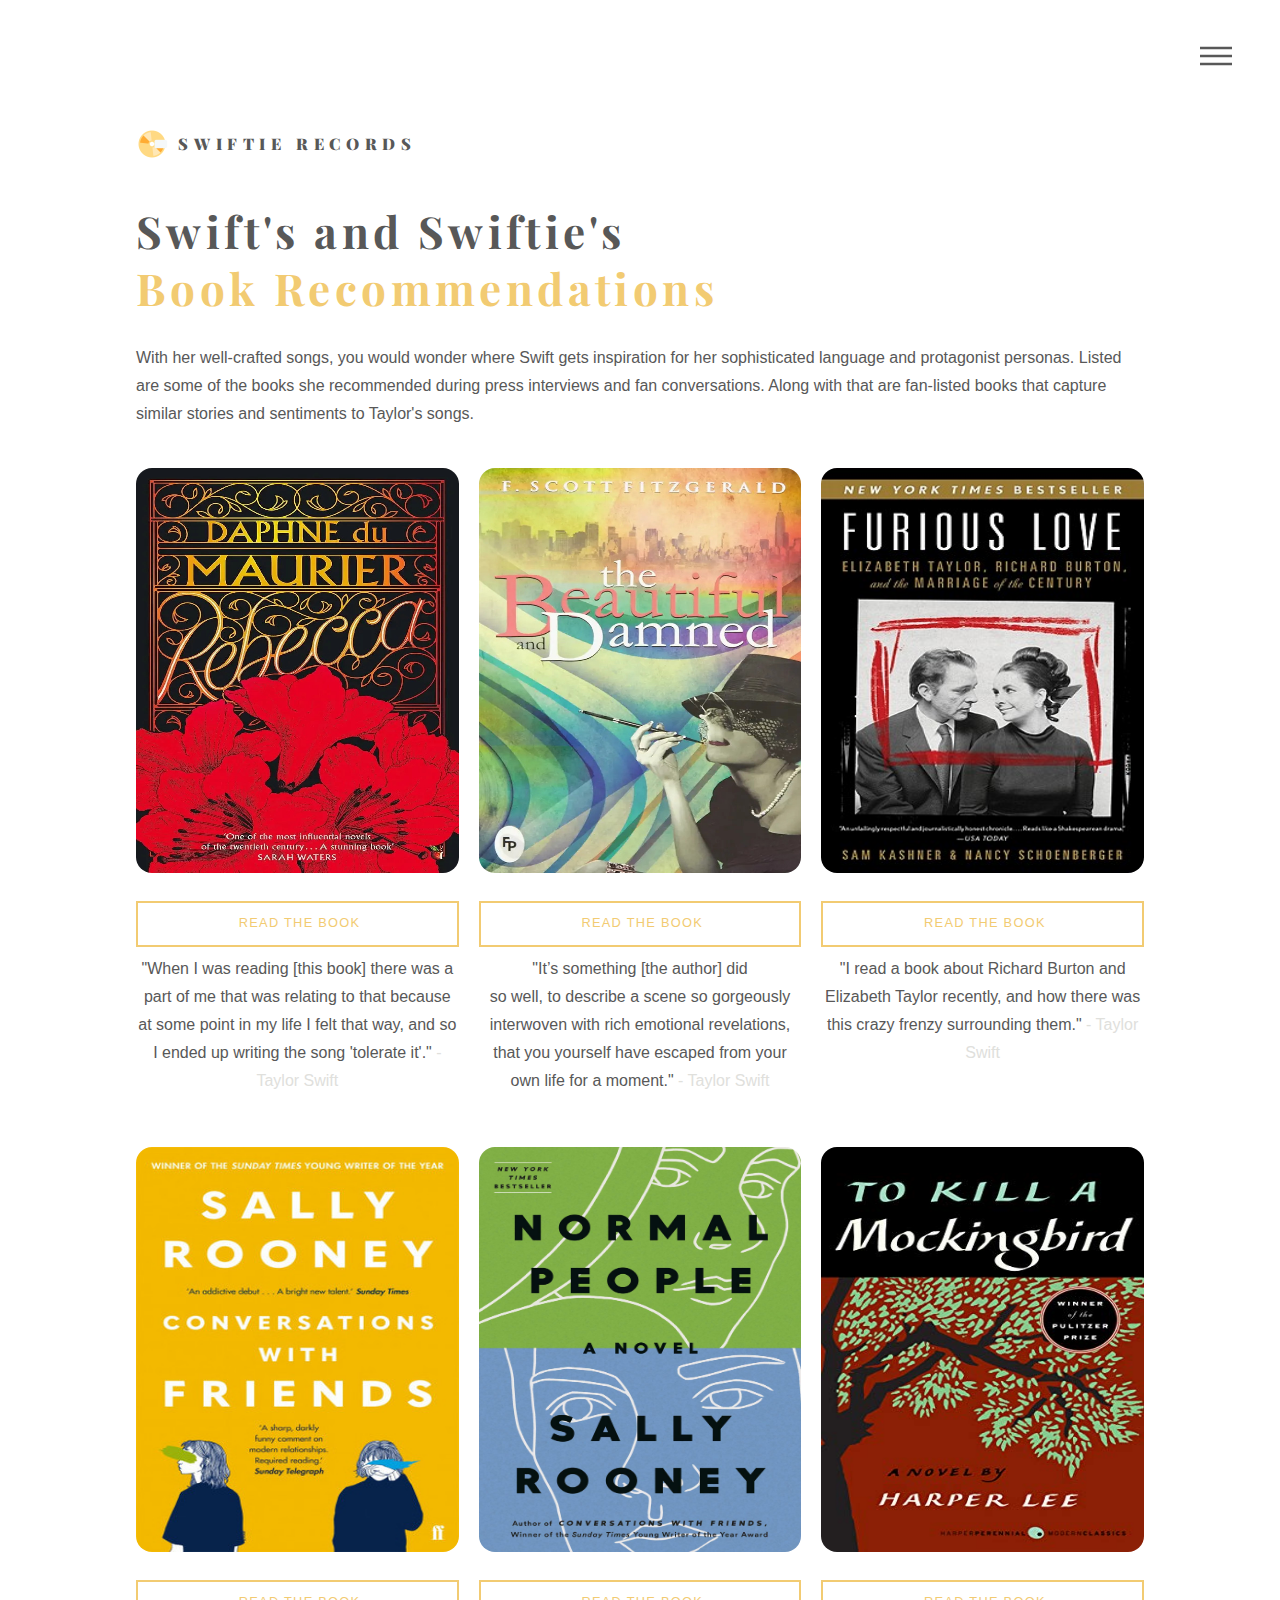
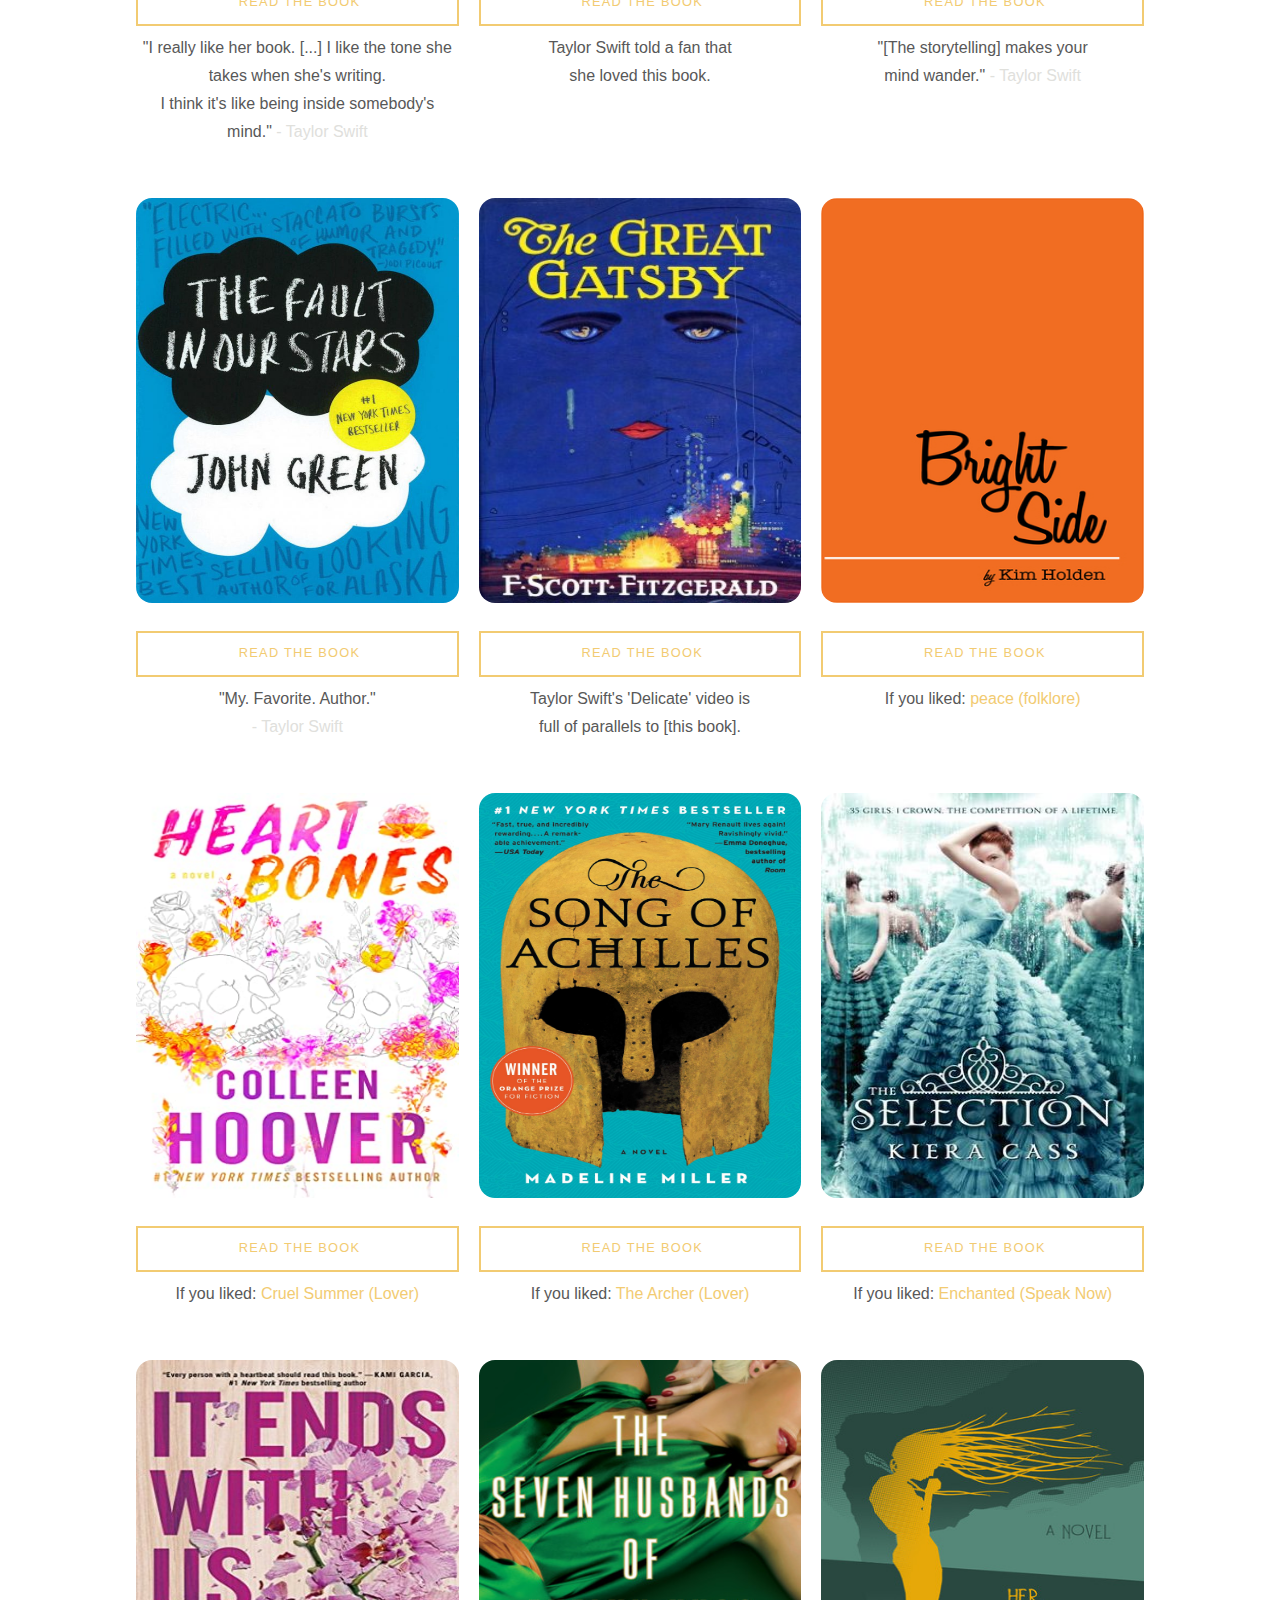
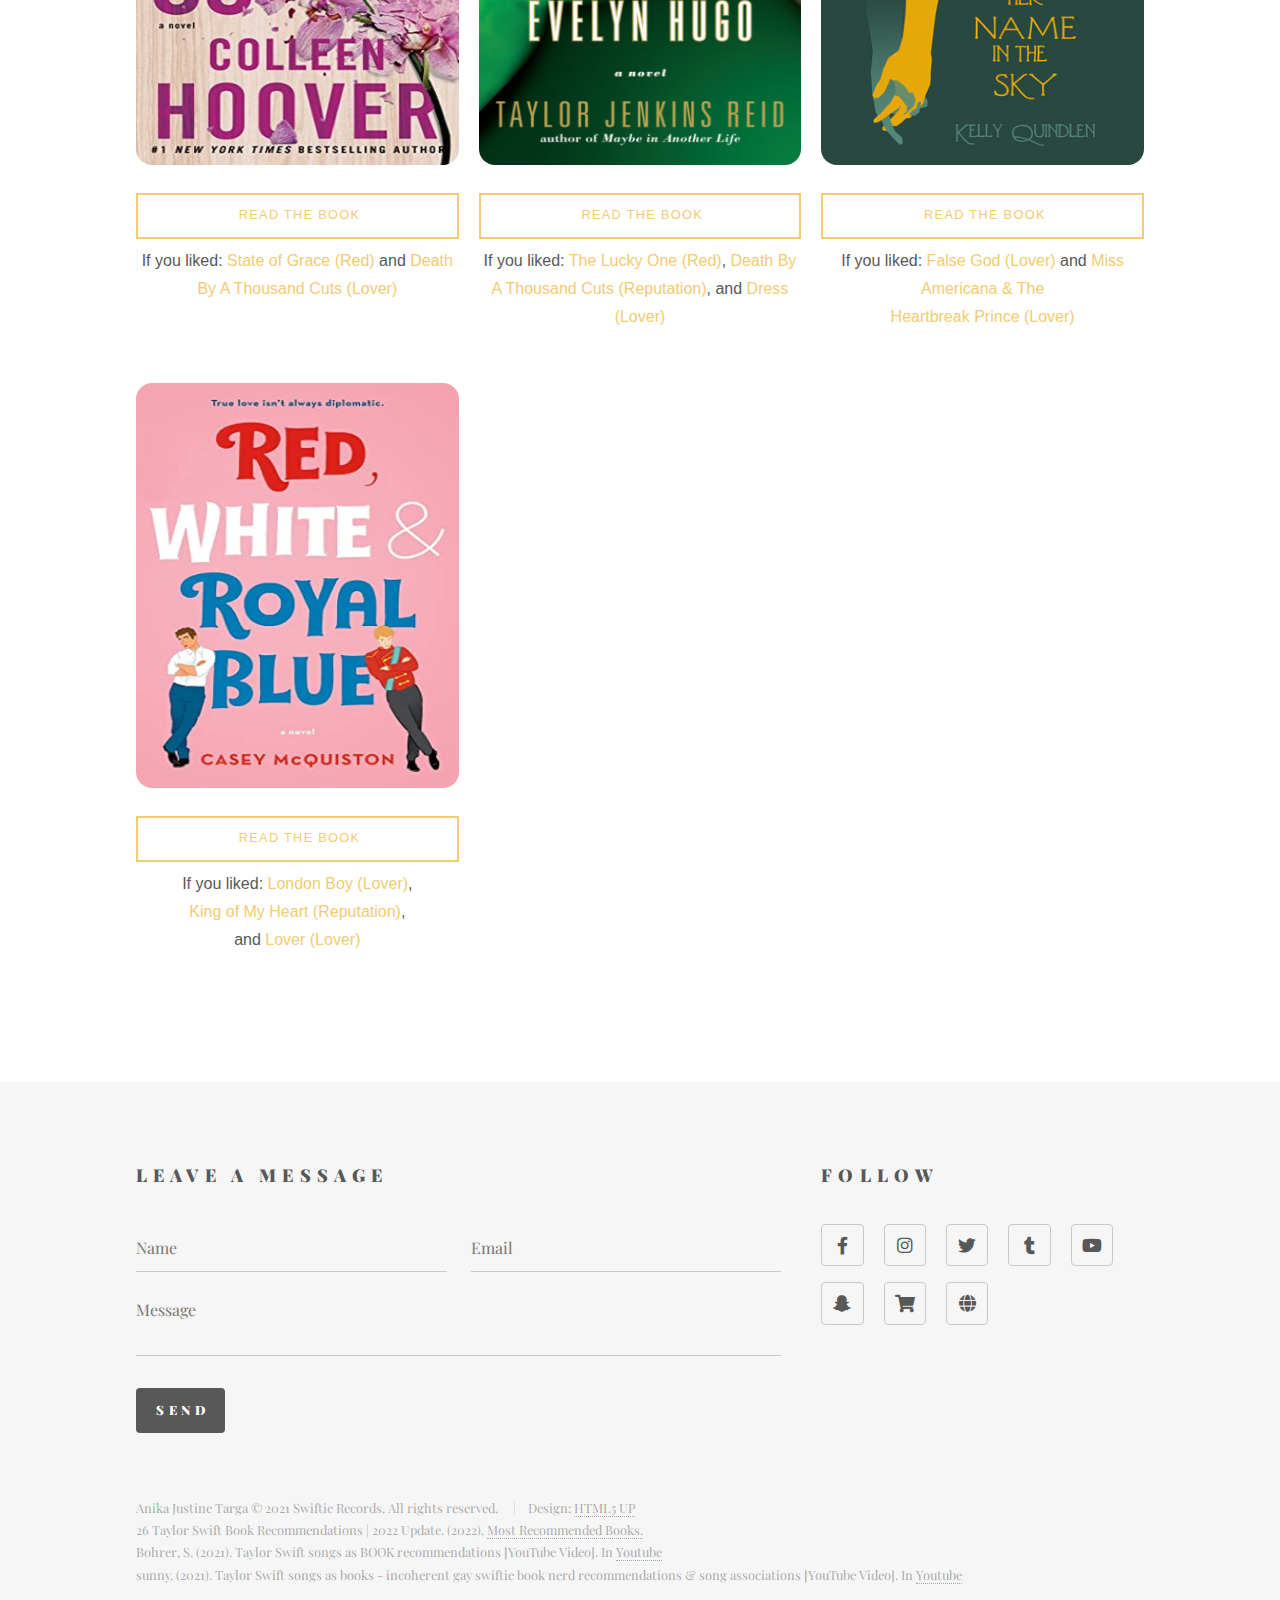
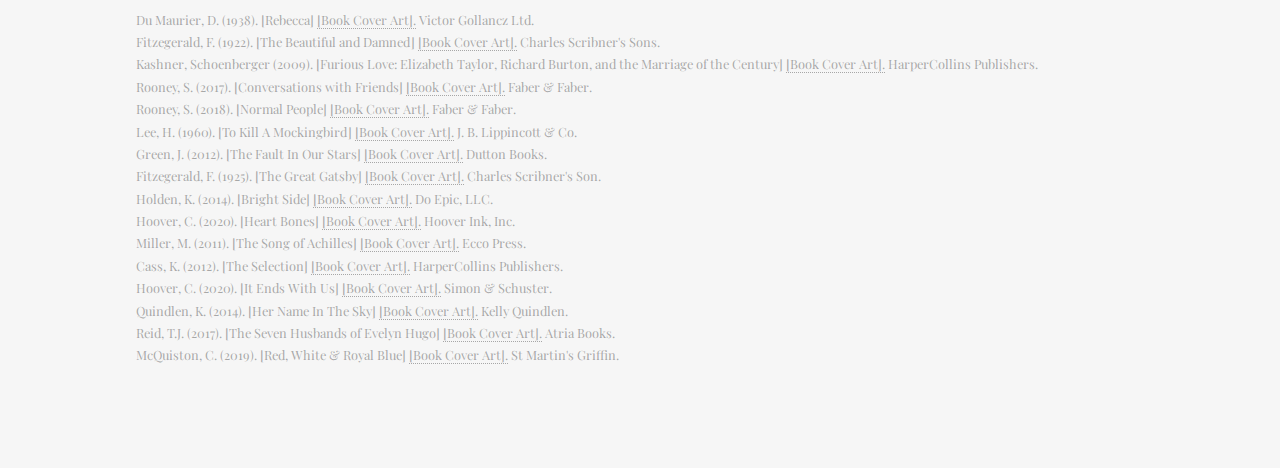
<file: htdocs/recommend.html>
<!DOCTYPE HTML>

<html>

	<head>
		<title>Swiftie Records</title>

		<meta charset="UTF-8">
		<meta name="author" content="Anika Justine Targa">
		<meta name="keywords" content="HTML, CSS, JS">
		<meta name="revised" content="07-02-2022">

		<meta name="viewport" content="width=device-width, initial-scale=1, user-scalable=no" />
		
		<link rel="stylesheet" href="../assets/css/main.css" />
		<noscript><link rel="stylesheet" href="../assets/css/noscript.css" /></noscript>
		
		<link rel="icon" type="image/png" href="../images/favicon.png"/>
	</head>
	
	<body class="is-preload">
	
		<!-- Wrapper -->
			<div id="wrapper">

				<!-- Header -->
					<header id="header">
						<div class="inner">

							<!-- Logo -->
								<a href="../index.html" class="logo rotate">
									<span class="symbol"><img src="../images/favicon.png" alt="" /></span><span class="title">Swiftie Records</span>
								</a>

							<!-- Nav -->
								<nav>
									<ul>
										<li><a href="#menu">Menu</a></li>
									</ul>
								</nav>

						</div>
					</header>

				<!-- Menu -->
					<nav id="menu">
						<h2>Menu</h2>
						<ul>
							<li><a href="../index.html">Home</a></li>
							<li><a href="albums.html">Albums</a></li>
							<li><a href="awards.html">Awards</a></li>
							<li><a href="quotes.html">Quotes</a></li>
							<li><a href="recommend.html">Books</a></li>
						</ul>
					</nav>

				<!-- Main -->
					<div id="main">

						<div class="inner">
							<header>
								<h1>Swift's and Swiftie's<br/>
								<a class="yell0w">Book Recommendations</a></h1>
								<p class="subtext">With her well-crafted songs, you would wonder where Swift gets inspiration for her sophisticated
								language and protagonist personas. Listed are some of the books she recommended during press interviews and fan conversations.
								Along with that are fan-listed books that capture similar stories and sentiments to Taylor's songs.
								</p>
								<br>

				<!-- Tiles -->
								<section class="tiles1">
									<article>

										<span class="image">
											<img src="../images/rebecca.jpg" alt="" />	
										</span>
									
										<aside>
											<br>
											<a href="https://books-library.net/files/books-library.online-12230029Vw5I9.pdf" target="_blank" class="button fit yee">Read The Book</a>
											<br><br>
											<p class="reccs_quote">"When I was reading [this book] there was a part of me that was relating to that because at some point in my life I felt that way, and so I ended up writing the song 'tolerate it'." <a class="colorgray">- Taylor Swift</a></p>
										</aside>
										
									</article>
									
									<article>

										<span class="image">
											<img src="../images/thebeautifulanddamned1.jpg" alt=""/>	
										</span>

										<aside>
											<br>
											<a href="https://www.gutenberg.org/ebooks/9830" target="_blank" class="button fit yee">Read The Book</a>
											<br></br>
											<p class="reccs_quote">"It’s something [the author] did <br> so well, to describe a scene so gorgeously interwoven with rich emotional revelations, that you yourself have escaped from your own life for a moment." <a class="colorgray">- Taylor Swift</a></p>
										</aside>

									</article>
									

									<article>

										<span class="image">
											<img src="../images/furiouslove.jpg" alt="" />	
										</span>
									
										<aside>
											<br>
											<a href="https://booksvooks.com/furious-love-elizabeth-taylor-richard-burton-and-the-marriage-of-the-century-pdf-1.html" target="_blank" class="button fit yee">Read The Book</a>
											<br></br>
											<p class="reccs_quote">"I read a book about Richard Burton and Elizabeth Taylor recently, and how there was this crazy frenzy surrounding them." <a class="colorgray">- Taylor Swift</a></p>
										</aside>
										
									</article>
									

									<article>

										<span class="image">
											<img src="../images/conversationswithfriends.jpg" alt="" />	
										</span>
									
										<aside>
											<br>
											<a href="https://www.google.com/url?sa=t&rct=j&q=&esrc=s&source=web&cd=&cad=rja&uact=8&ved=2ahUKEwiptZHBzO31AhUbK6YKHZFfA0kQFnoECAUQAQ&url=https%3A%2F%2Fyes-pdf.com%2Felectronic-book%2F34&usg=AOvVaw3OuW5KPlZORKaDzqC7CsXa" target="_blank" class="button fit yee">Read The Book</a>
											<br></br>
											<p class="reccs_quote">"I really like her book. [...] I like the tone she takes when she's writing.<br> I think it's like being inside somebody's mind." <a class="colorgray">- Taylor Swift</a></p>
										</aside>


									</article>

									
									<article>

										<span class="image">
											<img src="../images/normalpeople.jpg" alt="" />	
										</span>
									
										<aside>
											<br>
											<a href="https://www.docdroid.net/0ExRdSA/normal-people-by-sally-rooney-pdf" target="_blank" class="button fit yee">Read The Book</a>
											<br></br>
											<p class="reccs_quote">Taylor Swift told a fan that<br>she loved this book.</p>
										</aside>

									</article>
									
									<article>

										<span class="image">
											<img src="../images/tokillamockingbird.jpg" alt="" />	
										</span>
									
										<aside>
											<br>
											<a href="https://www.marsd.org/cms/lib/NJ01000603/Centricity/Domain/761/Abridged%20TKAM.pdf" target="_blank" class="button fit yee">Read The Book</a>
											<br></br>
											<p class="reccs_quote">"[The storytelling] makes your<br> mind wander." <a class="colorgray">- Taylor Swift</a></p>
										</aside>

									</article>
									
									<article>

										<span class="image">
											<img src="../images/thefaultinourstars.jpg" alt="" />	
										</span>
									
										<aside>
											<br>
											<a href="https://books-library.net/files/books-library.online-12292230Vr3R6.pdf" target="_blank" class="button fit yee">Read The Book</a>
											<br></br>
											<p class="reccs_quote">"My. Favorite. Author."<br><a class="colorgray">- Taylor Swift</a></p>
										</aside>

									</article>
									
									<article>

										<span class="image">
											<img src="../images/thegreatgatsby.jpg" alt="" />	
										</span>
									
										<aside>
											<br>
											<a href="https://www.gutenberg.org/ebooks/64317" target="_blank" class="button fit yee">Read The Book</a>
											<br></br>
											<p class="reccs_quote">Taylor Swift's 'Delicate' video is<br> full of parallels to [this book].</p>
										</aside>

									</article>									

									<article>

										<span class="image">
											<img src="../images/brightside.jpg" alt="" />	
										</span>
									
										<aside>
											<br>
											<a href="https://todaynovels.com/bright-side-by-kim-holden-pdf-download/" target="_blank" class="button fit yee">Read The Book</a>
											<br></br>
											<p class="reccs_quote">If you liked: <a class="yell0w">peace (folklore)</a></p>
										</aside>

									</article>									

									<article>

										<span class="image">
											<img src="../images/heartbones.jpg" alt="" />	
										</span>
									
										<aside>
											<br>
											<a href="https://ebooksoff.xyz/AllNovelWorld.com/Heart-Bones-by-Colleen.pdf" target="_blank" class="button fit yee">Read The Book</a>
											<br></br>
											<p class="reccs_quote">If you liked: <a class="yell0w">Cruel Summer (Lover)</a></p>
										</aside>

									</article>									

									<article>

										<span class="image">
											<img src="../images/thesongofachilles.jpg" alt="" />	
										</span>
									
										<aside>
											<br>
											<a href="https://1lib.ph/book/1293620/32b9c0" target="_blank" class="button fit yee">Read The Book</a>
											<br></br>
											<p class="reccs_quote">If you liked: <a class="yell0w">The Archer (Lover)</a></p>
										</aside>

									</article>									

									<article>

										<span class="image">
											<img src="../images/theselection.jpg" alt="" />	
										</span>
									
										<aside>
											<br>
											<a href="https://storeplayapk.com/the-selection-free-epub" target="_blank" class="button fit yee">Read The Book</a>
											<br></br>
											<p class="reccs_quote">If you liked: <a class="yell0w">Enchanted (Speak Now)</a></p>
										</aside>

									</article>									

									<article>

										<span class="image">
											<img src="../images/itendswithus.jpg" alt="" />	
										</span>
									
										<aside>
											<br>
											<a href="https://1lib.ph/book/4649171/371aea" target="_blank" class="button fit yee">Read The Book</a>
											<br></br>
											<p class="reccs_quote">If you liked: <a class="yell0w">State of Grace (Red)</a> and <a class="yell0w">Death By A Thousand Cuts (Lover)</a></p>
										</aside>

									</article>									

									<article>

										<span class="image">
											<img src="../images/thesevenhusbandsofevelynhugo.jpg" alt="" />	
										</span>
									
										<aside>
											<br>
											<a href="" target="_blank" class="button fit yee">Read The Book</a>
											<br></br>
											<p class="reccs_quote">If you liked: <a class="yell0w">The Lucky One (Red)</a>, <a class="yell0w">Death By A Thousand Cuts (Reputation)</a>, and <a class="yell0w">Dress (Lover)</a></p>
										</aside>

									</article>	
									
									<article>

										<span class="image">
											<img src="../images/hernameinthesky.jpg" alt="" />	
										</span>
									
										<aside>
											<br>
											<a href="https://1lib.ph/book/4091320/b8e35c" target="_blank" class="button fit yee">Read The Book</a>
											<br></br>
											<p class="reccs_quote">If you liked: <a class="yell0w">False God (Lover)</a> and <a class="yell0w">Miss Americana & The <br> Heartbreak Prince (Lover)</a></p>
										</aside>

									</article>									

									<article>

										<span class="image">
											<img src="../images/redwhite&royalblue.jpg" alt="" />	
										</span>
									
										<aside>
											<br>
											<a href="" target="_blank" class="button fit yee">Read The Book</a>
											<br></br>
											<p class="reccs_quote">If you liked: <a class="yell0w">London Boy (Lover)</a>, <br><a class="yell0w">King of My Heart (Reputation)</a>,<br> and <a class="yell0w">Lover (Lover)</a></p>
										</aside>

									</article>									

								</section>				
							</header>
						</div>
					</div>

				<!-- Footer -->

					<footer id="footer">

						<div class="inner">
							
							<section>
								
								<h2>Leave a Message</h2>
								<form method="post" action="#">
									<div class="fields">
										<div class="field half">
											<input type="text" name="name" id="name" placeholder="Name" />
										</div>
										<div class="field half">
											<input type="email" name="email" id="email" placeholder="Email" />
										</div>
										<div class="field">
											<textarea name="message" id="message" placeholder="Message"></textarea>
										</div>
									</div>
									<ul class="actions">
										<li><input type="submit" value="Send" class="primary" /></li>
									</ul>
								</form>
								
							</section>
							
							<section>
								<h2>Follow</h2>
								<ul class="icons">
									<li><a href="https://www.facebook.com/TaylorSwift" class="icon brands style2 fa-facebook-f" target="_blank"><span class="label">Facebook</span></a></li>
									<li><a href="https://instagram.com/taylorswift" class="icon brands style2 fa-instagram" target="_blank"><span class="label">Instagram</span></a></li>
									<li><a href="https://twitter.com/taylorswift13" class="icon brands style2 fa-twitter" target="_blank"><span class="label">Twitter</span></a></li>
									<li><a href="https://taylorswift.tumblr.com" class="icon brands style2 fa-tumblr" target="_blank"><span class="label">Tumblr</span></a></li>
									<li><a href="https://www.youtube.com/taylorswift" class="icon brands style2 fa-youtube" target="_blank"><span class="label">Youtube</span></a></li>
									<li><a href="https://www.snapchat.com/add/taylorswift" class="icon brands style2 fa-snapchat-ghost" target="_blank"><span class="label">Snapchat</span></a></li>
									<li><a href="https://store.taylorswift.com" class="icon solid style2 fa-shopping-cart" target="_blank"><span class="label">Store</span></a></li>
									<li><a href="https://www.taylorswift.com" class="icon solid style2 fa-globe" target="_blank"><span class="label">Website</span></a></li>
								</ul>
								
							</section>
							
							<ul class="copyright">
								
								<li>Anika Justine Targa &copy; 2021 Swiftie Records. All rights reserved.</li>
								<li>Design: <a href="http://html5up.net" target="_blank">HTML5 UP</a></li>
								<p>26 Taylor Swift Book Recommendations | 2022 Update. (2022).
								<a href="https://mostrecommendedbooks.com/taylor-swift-books" target="_blank">Most Recommended Books.</a>
								<br>Bohrer, S. (2021). Taylor Swift songs as BOOK recommendations [YouTube Video]. In
								<a href="https://www.youtube.com/watch?v=x0fFpyT7Jcs&feature=youtu.be" target="_blank">Youtube</a>
‌								<br>sunny. (2021). Taylor Swift songs as books - incoherent gay swiftie book nerd recommendations & song associations [YouTube Video]. In 
								<a href="https://www.youtube.com/watch?v=nObyXC825LM" target="_blank">Youtube</a></br>
‌	
								<br>
								
								Du Maurier, D. (1938). [Rebecca]
								<a href="https://popcrush.com/taylor-swift-other-stars-not-going-2019-grammys/" target="_blank">[Book Cover Art].</a> Victor Gollancz Ltd. <br>

								Fitzegerald, F. (1922). [The Beautiful and Damned]
								<a href="https://www.winkart.in/wp-content/uploads/2021/06/scascas.jpg" target="_blank">[Book Cover Art].</a> Charles Scribner's Sons. <br>

								Kashner, Schoenberger (2009). [Furious Love: Elizabeth Taylor, Richard Burton, and the Marriage of the Century]
								<a href="https://i.gr-assets.com/images/S/compressed.photo.goodreads.com/books/1442682647l/9508949._SY475_.jpg" target="_blank">[Book Cover Art].</a> HarperCollins Publishers. <br>

								Rooney, S. (2017). [Conversations with Friends]
								<a href="https://i.gr-assets.com/images/S/compressed.photo.goodreads.com/books/1546520004l/35285193._SY475_.jpg" target="_blank">[Book Cover Art].</a> Faber & Faber. <br>

								Rooney, S. (2018). [Normal People]
								<a href="https://i.gr-assets.com/images/S/compressed.photo.goodreads.com/books/1571423190i/41057294._UY2115_SS2115_.jpg" target="_blank">[Book Cover Art].</a> Faber & Faber. <br>

								Lee, H. (1960). [To Kill A Mockingbird]
								<a href="https://encrypted-tbn0.gstatic.com/images?q=tbn:ANd9GcStkzzm-01iZXw7b7KM96UCIwW8YwWye8lMzA&usqp=CAU">[Book Cover Art].</a> J. B. Lippincott & Co. <br>

								Green, J. (2012). [The Fault In Our Stars]
								<a href="https://maneedition.mckinneychristian.org/wp-content/uploads/2017/10/fault-in-our-stars-597x900.jpg" target="_blank">[Book Cover Art].</a> Dutton Books. <br>

								Fitzegerald, F. (1925). [The Great Gatsby]
								<a href="https://i0.wp.com/americanwritersmuseum.org/wp-content/uploads/2018/02/CK-3.jpg?resize=267%2C400&ssl=1" target="_blank">[Book Cover Art].</a> Charles Scribner's Son. <br>
								
								Holden, K. (2014). [Bright Side]
								<a href="https://i.gr-assets.com/images/S/compressed.photo.goodreads.com/books/1404654413l/22669832.jpg" target="_blank">[Book Cover Art].</a> Do Epic, LLC. <br>

								Hoover, C. (2020). [Heart Bones]
								<a href="https://i.gr-assets.com/images/S/compressed.photo.goodreads.com/books/1580936060l/51007311._SY475_.jpg" target="_blank">[Book Cover Art].</a> Hoover Ink, Inc. <br>
								
								Miller, M. (2011). [The Song of Achilles]
								<a href="https://images-na.ssl-images-amazon.com/images/I/81msb6gUBTL.jpg" target="_blank">[Book Cover Art].</a> Ecco Press. <br>
								
								Cass, K. (2012). [The Selection]
								<a href="https://i.gr-assets.com/images/S/compressed.photo.goodreads.com/books/1322103400l/10507293.jpg" target="_blank">[Book Cover Art].</a> HarperCollins Publishers. <br>
								
								Hoover, C. (2020). [It Ends With Us]
								<a href="https://i.gr-assets.com/images/S/compressed.photo.goodreads.com/books/1470427482l/27362503._SY475_.jpg" target="_blank">[Book Cover Art].</a> Simon & Schuster. <br>
								
								Quindlen, K. (2014). [Her Name In The Sky]
								<a href="https://i.gr-assets.com/images/S/compressed.photo.goodreads.com/books/1392326064l/20805246.jpg" target="_blank">[Book Cover Art].</a> Kelly Quindlen. <br>
								
								Reid, T.J. (2017). [The Seven Husbands of Evelyn Hugo]
								<a href="https://i.gr-assets.com/images/S/compressed.photo.goodreads.com/books/1498168882l/33289074._SY475_.jpg" target="_blank">[Book Cover Art].</a> Atria Books. <br>
								
								McQuiston, C. (2019). [Red, White & Royal Blue]
								<a href="https://i.gr-assets.com/images/S/compressed.photo.goodreads.com/books/1566742512l/41150487._SY475_.jpg" target="_blank">[Book Cover Art].</a> St Martin's Griffin. <br>
								
								
								</p>
								</ul>



‌
‌
						</div>
					</footer>

			</div>

		<!-- Scripts -->
			<script src="../assets/js/jquery.min.js"></script>
			<script src="../assets/js/browser.min.js"></script>
			<script src="../assets/js/breakpoints.min.js"></script>
			<script src="../assets/js/util.js"></script>
			<script src="../assets/js/main.js"></script>

	</body>
</html>
</file>
<file: assets/css/noscript.css>
/* Tiles */

	body.is-preload .tiles article {
		-moz-transform: none;
		-webkit-transform: none;
		-ms-transform: none;
		transform: none;
		opacity: 1;
	}
</file>
<file: assets/css/main.css>
@import url(fontawesome-all.min.css);
@import url("https://fonts.googleapis.com/css?family=Source+Sans+Pro:300,700,900");
@import url('https://fonts.googleapis.com/css2?family=Karla:ital,wght@0,300;0,400;0,500;1,400&display=swap')
@import url('https://fonts.googleapis.com/css2?family=Yeseva+One&display=swap');
@import url('https://fonts.googleapis.com/css2?family=Josefin+Sans:wght@200;300&display=swap');
@import url('https://fonts.googleapis.com/css2?family=Cardo&display=swap');
@import url('https://fonts.googleapis.com/css2?family=Playfair+Display&display=swap');

html, body, div, span, applet, object,
iframe, h1, h2, h3, h4, h5, h6, p, blockquote,
pre, a, abbr, acronym, address, big, cite,
code, del, dfn, em, img, ins, kbd, q, s, samp,
small, strike, strong, sub, sup, tt, var, b,
u, i, center, dl, dt, dd, ol, ul, li, fieldset,
form, label, legend, table, caption, tbody,
tfoot, thead, tr, th, td, article, aside,
canvas, details, embed, figure, figcaption,
footer, header, hgroup, menu, nav, output, ruby,
section, summary, time, mark, audio, video {
	margin: 0;
	padding: 0;
	border: 0;
	font-size: 100%;
	font: inherit;
	vertical-align: baseline;}

article, aside, details, figcaption, figure,
footer, header, hgroup, menu, nav, section {
	display: block;}

body {
	line-height: 1;
}

ol, ul {
	list-style: none;
}

blockquote, q {
	quotes: none;
}

	blockquote:before, blockquote:after, q:before, q:after {
		content: '';
		content: none;
	}

table {
	border-collapse: collapse;
	border-spacing: 0;
}

body {
	-webkit-text-size-adjust: none;
}

mark {
	background-color: transparent;
	color: inherit;
}

input::-moz-focus-inner {
	border: 0;
	padding: 0;
}

input, select, textarea {
	-moz-appearance: none;
	-webkit-appearance: none;
	-ms-appearance: none;
	appearance: none;
}

/* Basic */
	
	@-ms-viewport {
		width: device-width;
	}

	body {
		-ms-overflow-style: scrollbar;
	}

	@media screen and (max-width: 480px) {

		html, body {
			min-width: 320px;
		}

	}

	html {
		box-sizing: border-box;
	}

	*, *:before, *:after {
		box-sizing: inherit;
	}

	body.home{
		background-image: url("../../images/index_background.png");
		background-position: 110% 10%;
		background-margin-left: auto;
		background-margin-right: auto;
		background-position: relative;
		background-repeat: no-repeat;
		background-attachment: local;
		background-size: 768px 540px;
	}

	body {
		background-color: #ffffff;
	}
		
		body.is-preload *, body.is-preload *:before, body.is-preload *:after {
			-moz-animation: none !important;
			-webkit-animation: none !important;
			-ms-animation: none !important;
			animation: none !important;
			-moz-transition: none !important;
			-webkit-transition: none !important;
			-ms-transition: none !important;
			transition: none !important;
		}

/* Type */

	body, input, select, textarea {
		color: #585858;
		font-family: 'Playfair Display', serif;
		font-size: 16pt;
		font-weight: 300;
		line-height: 1.75;
	}

	.subtext {
		font-family: 'Karla', sans-serif;
	}

	.italicize {
		font-style: italic;
	}
	
	.smallsize {
		font-size: 70%;
	}
	
	.subtext_h2 {
		font-family: 'Playfair Display', sans-serif;
		font-weight: 500;
		letter-spacing: 0.15em;
	}

	.subtext_center {
		font-family: 'Karla', sans-serif;
		text-align: center;
	}

	.subtext_note {
		font-style: italic;
	}

		@media screen and (max-width: 1680px) {

			body, input, select, textarea {
				font-size: 14pt;
			}

		}

		@media screen and (max-width: 1280px) {

			body, input, select, textarea {
				font-size: 12pt;
			}

		}

	a {
		-moz-transition: border-bottom-color 0.2s ease, color 0.2s ease;
		-webkit-transition: border-bottom-color 0.2s ease, color 0.2s ease;
		-ms-transition: border-bottom-color 0.2s ease, color 0.2s ease;
		transition: border-bottom-color 0.2s ease, color 0.2s ease;
		text-decoration: none;
		color: #585858;
		border-bottom: dotted 1px rgba(88, 88, 88, 0.5);
	}

		a:hover {
			border-bottom-color: transparent;
			color: #f2cb72 !important;
		}

	strong, b {
		font-weight: 900;
	}

	em, i {
		font-style: italic;
	}

	p {
		margin: 0 0 2em 0;
	}

	h1 {
		font-size: 2.75em;
		font-weight: 700;
		line-height: 1.3;
		margin: 0 0 1em 0;
		letter-spacing: 0.1em;
	}

		h1 a {
			color: inherit;
		}

		@media screen and (max-width: 736px) {

			h1 {
				font-size: 2em;
				margin: 0 0 1em 0;
			}

		}

		@media screen and (max-width: 360px) {

			h1 {
				font-size: 1.75em;
			}

		}

	h2, h3, h4, h5, h6 {
		font-weight: 900;
		line-height: 1.5;
		margin: 0 0 2em 0;
		text-transform: uppercase;
		letter-spacing: 0.35em;
	}

		h2 a, h3 a, h4 a, h5 a, h6 a {
			color: inherit;
		}

	h2 {
		font-size: 1.1em;
	}

	h3 {
		font-size: 1em;
	}

	h4 {
		font-size: 0.8em;
	}

	h5 {
		font-size: 0.8em;
	}

	h6 {
		font-size: 0.8em;
	}

	@media screen and (max-width: 980px) {

		h1 br, h2 br, h3 br, h4 br, h5 br, h6 br {
			display: none;
		}

	}

	@media screen and (max-width: 736px) {

		h2 {
			font-size: 1em;
		}

		h3 {
			font-size: 0.8em;
		}

	}

	sub {
		font-size: 0.8em;
		position: relative;
		top: 0.5em;
	}

	sup {
		font-size: 0.8em;
		position: relative;
		top: -0.5em;
	}

	blockquote {
		border-left: solid 4px #c9c9c9;
		font-style: italic;
		margin: 0 0 2em 0;
		padding: 0.5em 0 0.5em 2em;
	}

	code {
		background: rgba(144, 144, 144, 0.075);
		border-radius: 4px;
		border: solid 1px #c9c9c9;
		font-family: "Courier New", monospace;
		font-size: 0.9em;
		margin: 0 0.25em;
		padding: 0.25em 0.65em;
	}

	pre {
		-webkit-overflow-scrolling: touch;
		font-family: "Courier New", monospace;
		font-size: 0.9em;
		margin: 0 0 2em 0;
	}

		pre code {
			display: block;
			line-height: 1.75;
			padding: 1em 1.5em;
			overflow-x: auto;
		}

	hr {
		border: 0;
		border-bottom: solid 1px #c9c9c9;
		margin: 2em 0;
	}

		hr.major {
			margin: 3em 0;
		}

	.align-left {
		text-align: left;
	}

	.align-center {
		text-align: center;
	}

	.align-right {
		text-align: right;
	}


/* Index.html */
	
	.yell0w {
		color: #f2cb72 !important;
		cursor: pointer;
		border-bottom-color: transparent;
	}

/* Awards.html */

	.img_grammys {
		display: block;
		margin-top: -10px;
		margin-bottom: -15px;
		margin-left: auto;
		margin-right: auto;
		width: 100%;
		border-radius: 10px;
	}
	
	.tablemargin {
		margin-bottom: 1.2em;
	}

/* Quotes.html */


	/* quotes */
	
	blockquote{
		border-left: none;
		border-radius: 20px;
	}
	
	header.margin_adjust {
		margin-bottom: -20px;
	}
	
	.quote-box {
		overflow: hidden;
		padding-left: 35px;
		padding-right: 40px;
		padding-bottom: 40px;
		border-radius: 17px;
		background-color: transparent;
		margin-top: 25px;
		color: #585858;
		width: 325px;	
		box-shadow: inset 0 0 0 2px #f2cb72;
	}

	blockquote.inverse1 {
		background-color: #f2cb72;
		color: #ffffff;
		margin-left: 7px;
		width: 104%;
	}
	
	blockquote.inverse2 {
		background-color: #f2cb72;
		color: #ffffff;
		margin-left: 1px;
		width: 104%;
	}
	
	blockquote.inverse3 {
		background-color: #f2cb72;
		color: #ffffff;
		margin-top: -13px;
		padding-top: -10px;
	}
	
	a.inverse-blockquote {
		width: 302px;
		border-bottom: 0;
	}

	.callout {
		margin-top: -13px !important;
		border-radius: 17px !important;
		height: 124px !important;
		width: 790px !important;
	}
	
	.callout2 {
		margin-top: -10px !important;
		border-radius: 17px !important;
		height: 110px !important;
		width: 90.5% !important;
	}
	
	.callout3 {
		margin-top: -142px !important;
		border-radius: 17px !important;
		height: 110px !important;
		width: 90.5% !important;
	}
	
	
	.quote-box {
		overflow: hidden;
		padding-left: 35px;
		padding-right: 30px;
		padding-bottom: 35px;
		border-radius: 17px;
		background-color: transparent;
		margin-top: 25px;
		color: #585858;
		width: 325px;	
		box-shadow: inset 0 0 0 2px #f2cb72;
	}
	
	.quotation-mark {
		margin-top: -12px;
		margin-bottom: -132px;
		margin-left: -11px;
		font-weight: bold;
		font-size: 100px;
		color: #f2cb72;
		font-family: 'Times New Roman', Serif;
	}
	
	.inverse-mark {
		color: #ffffff;
	}
	
	.callout-mark {
		margin-top: -25px;
		margin-right: -10px;
	}
	
	.callout-mark2 {
		margin-top: -21px;
		margin-right: -10px;
	}
	
	.callout-mark3 {
		margin-top: -21px;
		margin-right: -10px;
	}
	
	.quote-text {
		font-size: 19px;
		margin-left: 61px;
		margin-bottom: -10px;
		font-family: 'Karla', sans-serif;
	}
	
	.inverse-text {
		font-family: 'Playfair Display', sans-serif;
		letter-spacing: 1.7px;
		font-weight: 600;
	}

	.callout-text {
		margin-top: 0px;
	}

	.callout-text2 {
		margin-top: 10px;
	}

	.callout-text3 {
		margin-top: 10px;
	}

	.callout-text4 {
		margin-top: -5px;
	}
	
	.quote-bottom {
		font-size: 13px;
		text-align: right !important;
		margin-top: 30px;
		margin-right: 10px;
		font-family: 'Karla', sans-serif;
		cursor: pointer;
		font-style: italic;
	}	

	.callout-bottom {
		margin-top: -49px;
	}

	.callout-bottom2 {
		margin-top: -28px;
	}

	.callout-bottom4 {
		margin-top: 25px;
		margin-bottom: -37px;
	}

	.callout-bottom5 {
		margin-top: 30px;
		margin-bottom: -25px;
	}
	
	.size1 {
		width: 104%;	
	}
	
	.size2 {
		width: 104%;
		margin-top: -10px;
	}

	.size3 {
		width: 105%;
		margin-top: -10px;
	}

	.size4 {
		width: 104%;
		margin-top: -10px;
	}

	.size5 {
		width: 102.5%;
		margin-top: -80px;
		height: 60%;
	}

	.size6 {
		width: 100%;	
		margin-top: -15px;
	}
	
	.size7 {
		width: 104%;
		margin-top: -15px;
		margin-left: -10px;
	}

	.size8 {
		width: 99%;
		margin-top: -10px;
		padding-bottom: -15px;
	}

	.size9 {
		width: 110%;
		margin-top: -10px;
		margin-left: -18px;
	}

	.size8_5 {
		width: 50%;
		margin-top: -10px;
	}

	.size8_6 {
		width: 46%;
		margin-top: -252px;
		margin-left: 459px;
	}

	.size8_7 {
		width: 50%;
		margin-top: -9px;
		margin-left: 0px;
	}

	.size10 {
		width: 92.5%;
		margin-top: -40px;
		margin-left: 0px;
	}

	.size11 {
		width: 86%;
		margin-top: -10px;
		margin-left: -45px;
		height: 90%;
	}
	
	.size12 {
		width: 110%;
		margin-top: -290px;
		margin-left: -18px;
		height: 260px;
	}

	.size14 {
		width: 113%;
		margin-top: -13px;
		margin-left: -66px;
	}

	.size15 {
		width: 110%;
		margin-top: -89px;
	}

	.size16 {
		width: 83%;
		margin-top: -9px;
		margin-left: 34px;
	}
	
	.size17 {
		width: 117%;
		margin-top: -9px;
		margin-left: -40px;
	}

	.size18 {
		width: 55%;
		margin-top: -9px;
	}

	.size19 {
		width: 50%;
		margin-top: -202px;
		margin-left: 280px;
	}
	
	hr.hr1{
		margin-bottom: 20px;
		margin-right: 127px;
		margin-top: -38px;
		margin-left: 1px;
	}

	hr.hr2 {
		margin-right: 165px;
	}

	hr.hr3 {
		margin-right: 143px;
	}

	hr.hr4 {
		margin-right: 155px;
	}

	hr.hr5 {
		margin-right: 180px;
	}

	hr.hr6 {
		margin-right: 115px;
	}

	hr.hr7 {
		margin-right: 183px;
	}

	hr.hr8 {
		margin-right: 192px;
	}

	hr.hr9 {
		margin-right: 222px;
	}

	hr.hr10 {
		margin-right: 130px;
	}

	hr.hr11 {
		margin-right: 157px;
	}

	hr.hr12 {
		margin-right: 150px;
	}

	hr.hr13 {
		margin-right: 105px;
	}

	hr.hr14 {
		margin-right: 165px;
	}

	hr.hr15 {
		margin-right: 112px;
	}

	hr.hr16 {
		margin-right: 230px;
	}

	hr.hr17 {
		margin-right: 137px;
	}

	hr.hr18 {
		margin-right: 140px;
	}

	hr.hr19	 {
		margin-right: 122px;
	}

	hr.hr20 {
		margin-top: 23.5px;
		margin-bottom: 12px;
		margin-right: 140px;
	}

	hr.hr21 {
		margin-top: 13px;
		margin-bottom: 8px;
		margin-right: 140px;
	}

	hr.hr22 {
		margin-right: 210px;
	}

	hr.hr23	 {
		margin-right: 120px;
	}

	hr.hr24	 {
		margin-right: 124px;
	}

	hr.hrfiller {
		margin-bottom: 105px;
		margin-left: -10px;
		margin-left: -10px;
		border: 0.2px dashed #f2cb72 !important;
	}

	hr.inverse-hr {
		border: 1px solid #ffffff;
	}
	
	hr.callout-hr {
		border: 0.2px solid #ffffff !important;	
		margin-top: -38px;
		margin-right: 140px;
		margin-left: 520px;
	}

	hr.callout-hr2 {
		border: 0.2px solid #ffffff !important;	
		margin-top: -38px;
		margin-right: 105px;
		margin-left: 325px;
	}

	hr.callout-hr3 {
		border: 0.2px solid #ffffff !important;	
		margin-top: -38px;
		margin-right: 112px;
		margin-left: 320px;
	}


	.img_songwriting {
		display: block;
		margin-top: -10px;
		width: 435px;
		border-radius: 10px;
	}
	
	/* side bar */
	
	.adjust_margin_1 {
		margin-top: -91px;
	}
	
	.adjust_margin_2 {
		margin-bottom: -140px !important;
		height: 50px !important;
	}
	
	.adjust_margin_3 {
		margin-bottom: -150px !important;
		height: 50px !important;
	}
	
	.adjust_margin_4 {
		margin-bottom: 10px !important;
		height: 50px !important;
	}
	
	.radius15 {
		border-radius: 10px !important;
		width: 100%;
	}

	.f400 {
		font-weight: bold !important;
		font-family: 'Karla' !important;
	}

	
/* Row */

	.row {
		display: flex;
		flex-wrap: wrap;
		box-sizing: border-box;
		align-items: stretch;
		font-size: 12pt;
	}
	
	
		.row > * {
			box-sizing: border-box;
		}

		.row.gtr-uniform > * > :last-child {
			margin-bottom: 0;
		}

		.row.aln-left {
			justify-content: flex-start;
		}

		.row.aln-center {
			justify-content: center;
		}

		.row.aln-right {
			justify-content: flex-end;
		}

		.row.aln-top {
			align-items: flex-start;
		}

		.row.aln-middle {
			align-items: center;
		}

		.row.aln-bottom {
			align-items: flex-end;
		}

		.row > .imp {
			order: -1;
		}

		.row > .col-1 {
			width: 8.33333%;
		}

		.row > .off-1 {
			margin-left: 8.33333%;
		}

		.row > .col-2 {
			width: 16.66667%;
		}

		.row > .off-2 {
			margin-left: 16.66667%;
		}

		.row > .col-3 {
			width: 25%;
		}

		.row > .off-3 {
			margin-left: 25%;
		}

		.row > .col-4 {
			width: 33.33333%;
		}

		.row > .off-4 {
			margin-left: 33.33333%;
		}

		.row > .col-5 {
			width: 41.66667%;
		}

		.row > .off-5 {
			margin-left: 41.66667%;
		}

		.row > .col-6 {
			width: 50%;
		}

		.row > .off-6 {
			margin-left: 50%;
		}

		.row > .col-7 {
			width: 58.33333%;
		}

		.row > .off-7 {
			margin-left: 58.33333%;
		}

		.row > .col-8 {
			width: 66.66667%;
		}

		.row > .off-8 {
			margin-left: 66.66667%;
		}

		.row > .col-9 {
			width: 75%;
		}

		.row > .off-9 {
			margin-left: 75%;
		}

		.row > .col-10 {
			width: 83.33333%;
		}

		.row > .off-10 {
			margin-left: 83.33333%;
		}

		.row > .col-11 {
			width: 91.66667%;
		}

		.row > .off-11 {
			margin-left: 91.66667%;
		}

		.row > .col-12 {
			width: 100%;
		}

		.row > .off-12 {
			margin-left: 100%;
		}

		.row.gtr-0 {
			margin-top: 0;
			margin-left: 0em;
		}

			.row.gtr-0 > * {
				padding: 0 0 0 0em;
			}

			.row.gtr-0.gtr-uniform {
				margin-top: 0em;
			}

				.row.gtr-0.gtr-uniform > * {
					padding-top: 0em;
				}

		.row.gtr-25 {
			margin-top: 0;
			margin-left: -0.5em;
		}

			.row.gtr-25 > * {
				padding: 0 0 0 0.5em;
			}

			.row.gtr-25.gtr-uniform {
				margin-top: -0.5em;
			}

				.row.gtr-25.gtr-uniform > * {
					padding-top: 0.5em;
				}

		.row.gtr-50 {
			margin-top: 0;
			margin-left: -1em;
		}

			.row.gtr-50 > * {
				padding: 0 0 0 1em;
			}

			.row.gtr-50.gtr-uniform {
				margin-top: -1em;
			}

				.row.gtr-50.gtr-uniform > * {
					padding-top: 1em;
				}

		.row {
			margin-top: 0;
			margin-left: -2em;
		}

			.row > * {
				padding: 0 0 0 2em;
			}

			.row.gtr-uniform {
				margin-top: -2em;
			}

				.row.gtr-uniform > * {
					padding-top: 2em;
				}

		.row.gtr-150 {
			margin-top: 0;
			margin-left: -3em;
		}

			.row.gtr-150 > * {
				padding: 0 0 0 3em;
			}

			.row.gtr-150.gtr-uniform {
				margin-top: -3em;
			}

				.row.gtr-150.gtr-uniform > * {
					padding-top: 3em;
				}

		.row.gtr-200 {
			margin-top: 0;
			margin-left: -4em;
		}

			.row.gtr-200 > * {
				padding: 0 0 0 4em;
			}

			.row.gtr-200.gtr-uniform {
				margin-top: -4em;
			}

				.row.gtr-200.gtr-uniform > * {
					padding-top: 4em;
				}

		@media screen and (max-width: 1680px) {

			.row {
				display: flex;
				flex-wrap: wrap;
				box-sizing: border-box;
				align-items: stretch;
			}

				.row > * {
					box-sizing: border-box;
				}

				.row.gtr-uniform > * > :last-child {
					margin-bottom: 0;
				}

				.row.aln-left {
					justify-content: flex-start;
				}

				.row.aln-center {
					justify-content: center;
				}

				.row.aln-right {
					justify-content: flex-end;
				}

				.row.aln-top {
					align-items: flex-start;
				}

				.row.aln-middle {
					align-items: center;
				}

				.row.aln-bottom {
					align-items: flex-end;
				}

				.row > .imp-xlarge {
					order: -1;
				}

				.row > .col-1-xlarge {
					width: 8.33333%;
				}

				.row > .off-1-xlarge {
					margin-left: 8.33333%;
				}

				.row > .col-2-xlarge {
					width: 16.66667%;
				}

				.row > .off-2-xlarge {
					margin-left: 16.66667%;
				}

				.row > .col-3-xlarge {
					width: 25%;
				}

				.row > .off-3-xlarge {
					margin-left: 25%;
				}

				.row > .col-4-xlarge {
					width: 33.33333%;
				}

				.row > .off-4-xlarge {
					margin-left: 33.33333%;
				}

				.row > .col-5-xlarge {
					width: 41.66667%;
				}

				.row > .off-5-xlarge {
					margin-left: 41.66667%;
				}

				.row > .col-6-xlarge {
					width: 50%;
				}

				.row > .off-6-xlarge {
					margin-left: 50%;
				}

				.row > .col-7-xlarge {
					width: 58.33333%;
				}

				.row > .off-7-xlarge {
					margin-left: 58.33333%;
				}

				.row > .col-8-xlarge {
					width: 66.66667%;
				}

				.row > .off-8-xlarge {
					margin-left: 66.66667%;
				}

				.row > .col-9-xlarge {
					width: 75%;
				}

				.row > .off-9-xlarge {
					margin-left: 75%;
				}

				.row > .col-10-xlarge {
					width: 83.33333%;
				}

				.row > .off-10-xlarge {
					margin-left: 83.33333%;
				}

				.row > .col-11-xlarge {
					width: 91.66667%;
				}

				.row > .off-11-xlarge {
					margin-left: 91.66667%;
				}

				.row > .col-12-xlarge {
					width: 100%;
				}

				.row > .off-12-xlarge {
					margin-left: 100%;
				}

				.row.gtr-0 {
					margin-top: 0;
					margin-left: 0em;
				}

					.row.gtr-0 > * {
						padding: 0 0 0 0em;
					}

					.row.gtr-0.gtr-uniform {
						margin-top: 0em;
					}

						.row.gtr-0.gtr-uniform > * {
							padding-top: 0em;
						}

				.row.gtr-25 {
					margin-top: 0;
					margin-left: -0.5em;
				}

					.row.gtr-25 > * {
						padding: 0 0 0 0.5em;
					}

					.row.gtr-25.gtr-uniform {
						margin-top: -0.5em;
					}

						.row.gtr-25.gtr-uniform > * {
							padding-top: 0.5em;
						}

				.row.gtr-50 {
					margin-top: 0;
					margin-left: -1em;
				}

					.row.gtr-50 > * {
						padding: 0 0 0 1em;
					}

					.row.gtr-50.gtr-uniform {
						margin-top: -1em;
					}

						.row.gtr-50.gtr-uniform > * {
							padding-top: 1em;
						}

				.row {
					margin-top: 0;
					margin-left: -2em;
				}

					.row > * {
						padding: 0 0 0 2em;
					}

					.row.gtr-uniform {
						margin-top: -2em;
					}

						.row.gtr-uniform > * {
							padding-top: 2em;
						}

				.row.gtr-150 {
					margin-top: 0;
					margin-left: -3em;
				}

					.row.gtr-150 > * {
						padding: 0 0 0 3em;
					}

					.row.gtr-150.gtr-uniform {
						margin-top: -3em;
					}

						.row.gtr-150.gtr-uniform > * {
							padding-top: 3em;
						}

				.row.gtr-200 {
					margin-top: 0;
					margin-left: -4em;
				}

					.row.gtr-200 > * {
						padding: 0 0 0 4em;
					}

					.row.gtr-200.gtr-uniform {
						margin-top: -4em;
					}

						.row.gtr-200.gtr-uniform > * {
							padding-top: 4em;
						}

		}

		@media screen and (max-width: 1280px) {

			.row {
				display: flex;
				flex-wrap: wrap;
				box-sizing: border-box;
				align-items: stretch;
			}

				.row > * {
					box-sizing: border-box;
				}

				.row.gtr-uniform > * > :last-child {
					margin-bottom: 0;
				}

				.row.aln-left {
					justify-content: flex-start;
				}

				.row.aln-center {
					justify-content: center;
				}

				.row.aln-right {
					justify-content: flex-end;
				}

				.row.aln-top {
					align-items: flex-start;
				}

				.row.aln-middle {
					align-items: center;
				}

				.row.aln-bottom {
					align-items: flex-end;
				}

				.row > .imp-large {
					order: -1;
				}

				.row > .col-1-large {
					width: 8.33333%;
				}

				.row > .off-1-large {
					margin-left: 8.33333%;
				}

				.row > .col-2-large {
					width: 16.66667%;
				}

				.row > .off-2-large {
					margin-left: 16.66667%;
				}

				.row > .col-3-large {
					width: 25%;
				}

				.row > .off-3-large {
					margin-left: 25%;
				}

				.row > .col-4-large {
					width: 33.33333%;
				}

				.row > .off-4-large {
					margin-left: 33.33333%;
				}

				.row > .col-5-large {
					width: 41.66667%;
				}

				.row > .off-5-large {
					margin-left: 41.66667%;
				}

				.row > .col-6-large {
					width: 50%;
				}

				.row > .off-6-large {
					margin-left: 50%;
				}

				.row > .col-7-large {
					width: 58.33333%;
				}

				.row > .off-7-large {
					margin-left: 58.33333%;
				}

				.row > .col-8-large {
					width: 66.66667%;
				}

				.row > .off-8-large {
					margin-left: 66.66667%;
				}

				.row > .col-9-large {
					width: 75%;
				}

				.row > .off-9-large {
					margin-left: 75%;
				}

				.row > .col-10-large {
					width: 83.33333%;
				}

				.row > .off-10-large {
					margin-left: 83.33333%;
				}

				.row > .col-11-large {
					width: 91.66667%;
				}

				.row > .off-11-large {
					margin-left: 91.66667%;
				}

				.row > .col-12-large {
					width: 100%;
				}

				.row > .off-12-large {
					margin-left: 100%;
				}

				.row.gtr-0 {
					margin-top: 0;
					margin-left: 0em;
				}

					.row.gtr-0 > * {
						padding: 0 0 0 0em;
					}

					.row.gtr-0.gtr-uniform {
						margin-top: 0em;
					}

						.row.gtr-0.gtr-uniform > * {
							padding-top: 0em;
						}

				.row.gtr-25 {
					margin-top: 0;
					margin-left: -0.5em;
				}

					.row.gtr-25 > * {
						padding: 0 0 0 0.5em;
					}

					.row.gtr-25.gtr-uniform {
						margin-top: -0.5em;
					}

						.row.gtr-25.gtr-uniform > * {
							padding-top: 0.5em;
						}

				.row.gtr-50 {
					margin-top: 0;
					margin-left: -1em;
				}

					.row.gtr-50 > * {
						padding: 0 0 0 1em;
					}

					.row.gtr-50.gtr-uniform {
						margin-top: -1em;
					}

						.row.gtr-50.gtr-uniform > * {
							padding-top: 1em;
						}

				.row {
					margin-top: 0;
					margin-left: -2em;
				}

					.row > * {
						padding: 0 0 0 2em;
					}

					.row.gtr-uniform {
						margin-top: -2em;
					}

						.row.gtr-uniform > * {
							padding-top: 2em;
						}

				.row.gtr-150 {
					margin-top: 0;
					margin-left: -3em;
				}

					.row.gtr-150 > * {
						padding: 0 0 0 3em;
					}

					.row.gtr-150.gtr-uniform {
						margin-top: -3em;
					}

						.row.gtr-150.gtr-uniform > * {
							padding-top: 3em;
						}

				.row.gtr-200 {
					margin-top: 0;
					margin-left: -4em;
				}

					.row.gtr-200 > * {
						padding: 0 0 0 4em;
					}

					.row.gtr-200.gtr-uniform {
						margin-top: -4em;
					}

						.row.gtr-200.gtr-uniform > * {
							padding-top: 4em;
						}

		}

		@media screen and (max-width: 980px) {

			.row {
				display: flex;
				flex-wrap: wrap;
				box-sizing: border-box;
				align-items: stretch;
			}

				.row > * {
					box-sizing: border-box;
				}

				.row.gtr-uniform > * > :last-child {
					margin-bottom: 0;
				}

				.row.aln-left {
					justify-content: flex-start;
				}

				.row.aln-center {
					justify-content: center;
				}

				.row.aln-right {
					justify-content: flex-end;
				}

				.row.aln-top {
					align-items: flex-start;
				}

				.row.aln-middle {
					align-items: center;
				}

				.row.aln-bottom {
					align-items: flex-end;
				}

				.row > .imp-medium {
					order: -1;
				}

				.row > .col-1-medium {
					width: 8.33333%;
				}

				.row > .off-1-medium {
					margin-left: 8.33333%;
				}

				.row > .col-2-medium {
					width: 16.66667%;
				}

				.row > .off-2-medium {
					margin-left: 16.66667%;
				}

				.row > .col-3-medium {
					width: 25%;
				}

				.row > .off-3-medium {
					margin-left: 25%;
				}

				.row > .col-4-medium {
					width: 33.33333%;
				}

				.row > .off-4-medium {
					margin-left: 33.33333%;
				}

				.row > .col-5-medium {
					width: 41.66667%;
				}

				.row > .off-5-medium {
					margin-left: 41.66667%;
				}

				.row > .col-6-medium {
					width: 50%;
				}

				.row > .off-6-medium {
					margin-left: 50%;
				}

				.row > .col-7-medium {
					width: 58.33333%;
				}

				.row > .off-7-medium {
					margin-left: 58.33333%;
				}

				.row > .col-8-medium {
					width: 66.66667%;
				}

				.row > .off-8-medium {
					margin-left: 66.66667%;
				}

				.row > .col-9-medium {
					width: 75%;
				}

				.row > .off-9-medium {
					margin-left: 75%;
				}

				.row > .col-10-medium {
					width: 83.33333%;
				}

				.row > .off-10-medium {
					margin-left: 83.33333%;
				}

				.row > .col-11-medium {
					width: 91.66667%;
				}

				.row > .off-11-medium {
					margin-left: 91.66667%;
				}

				.row > .col-12-medium {
					width: 100%;
				}

				.row > .off-12-medium {
					margin-left: 100%;
				}

				.row.gtr-0 {
					margin-top: 0;
					margin-left: 0em;
				}

					.row.gtr-0 > * {
						padding: 0 0 0 0em;
					}

					.row.gtr-0.gtr-uniform {
						margin-top: 0em;
					}

						.row.gtr-0.gtr-uniform > * {
							padding-top: 0em;
						}

				.row.gtr-25 {
					margin-top: 0;
					margin-left: -0.375em;
				}

					.row.gtr-25 > * {
						padding: 0 0 0 0.375em;
					}

					.row.gtr-25.gtr-uniform {
						margin-top: -0.375em;
					}

						.row.gtr-25.gtr-uniform > * {
							padding-top: 0.375em;
						}

				.row.gtr-50 {
					margin-top: 0;
					margin-left: -0.75em;
				}

					.row.gtr-50 > * {
						padding: 0 0 0 0.75em;
					}

					.row.gtr-50.gtr-uniform {
						margin-top: -0.75em;
					}

						.row.gtr-50.gtr-uniform > * {
							padding-top: 0.75em;
						}

				.row {
					margin-top: 0;
					margin-left: -1.5em;
				}

					.row > * {
						padding: 0 0 0 1.5em;
					}

					.row.gtr-uniform {
						margin-top: -1.5em;
					}

						.row.gtr-uniform > * {
							padding-top: 1.5em;
						}

				.row.gtr-150 {
					margin-top: 0;
					margin-left: -2.25em;
				}

					.row.gtr-150 > * {
						padding: 0 0 0 2.25em;
					}

					.row.gtr-150.gtr-uniform {
						margin-top: -2.25em;
					}

						.row.gtr-150.gtr-uniform > * {
							padding-top: 2.25em;
						}

				.row.gtr-200 {
					margin-top: 0;
					margin-left: -3em;
				}

					.row.gtr-200 > * {
						padding: 0 0 0 3em;
					}

					.row.gtr-200.gtr-uniform {
						margin-top: -3em;
					}

						.row.gtr-200.gtr-uniform > * {
							padding-top: 3em;
						}

		}

		@media screen and (max-width: 736px) {

			.row {
				display: flex;
				flex-wrap: wrap;
				box-sizing: border-box;
				align-items: stretch;
			}

				.row > * {
					box-sizing: border-box;
				}

				.row.gtr-uniform > * > :last-child {
					margin-bottom: 0;
				}

				.row.aln-left {
					justify-content: flex-start;
				}

				.row.aln-center {
					justify-content: center;
				}

				.row.aln-right {
					justify-content: flex-end;
				}

				.row.aln-top {
					align-items: flex-start;
				}

				.row.aln-middle {
					align-items: center;
				}

				.row.aln-bottom {
					align-items: flex-end;
				}

				.row > .imp-small {
					order: -1;
				}

				.row > .col-1-small {
					width: 8.33333%;
				}

				.row > .off-1-small {
					margin-left: 8.33333%;
				}

				.row > .col-2-small {
					width: 16.66667%;
				}

				.row > .off-2-small {
					margin-left: 16.66667%;
				}

				.row > .col-3-small {
					width: 25%;
				}

				.row > .off-3-small {
					margin-left: 25%;
				}

				.row > .col-4-small {
					width: 33.33333%;
				}

				.row > .off-4-small {
					margin-left: 33.33333%;
				}

				.row > .col-5-small {
					width: 41.66667%;
				}

				.row > .off-5-small {
					margin-left: 41.66667%;
				}

				.row > .col-6-small {
					width: 50%;
				}

				.row > .off-6-small {
					margin-left: 50%;
				}

				.row > .col-7-small {
					width: 58.33333%;
				}

				.row > .off-7-small {
					margin-left: 58.33333%;
				}

				.row > .col-8-small {
					width: 66.66667%;
				}

				.row > .off-8-small {
					margin-left: 66.66667%;
				}

				.row > .col-9-small {
					width: 75%;
				}

				.row > .off-9-small {
					margin-left: 75%;
				}

				.row > .col-10-small {
					width: 83.33333%;
				}

				.row > .off-10-small {
					margin-left: 83.33333%;
				}

				.row > .col-11-small {
					width: 91.66667%;
				}

				.row > .off-11-small {
					margin-left: 91.66667%;
				}

				.row > .col-12-small {
					width: 100%;
				}

				.row > .off-12-small {
					margin-left: 100%;
				}

				.row.gtr-0 {
					margin-top: 0;
					margin-left: 0em;
				}

					.row.gtr-0 > * {
						padding: 0 0 0 0em;
					}

					.row.gtr-0.gtr-uniform {
						margin-top: 0em;
					}

						.row.gtr-0.gtr-uniform > * {
							padding-top: 0em;
						}

				.row.gtr-25 {
					margin-top: 0;
					margin-left: -0.25em;
				}

					.row.gtr-25 > * {
						padding: 0 0 0 0.25em;
					}

					.row.gtr-25.gtr-uniform {
						margin-top: -0.25em;
					}

						.row.gtr-25.gtr-uniform > * {
							padding-top: 0.25em;
						}

				.row.gtr-50 {
					margin-top: 0;
					margin-left: -0.5em;
				}

					.row.gtr-50 > * {
						padding: 0 0 0 0.5em;
					}

					.row.gtr-50.gtr-uniform {
						margin-top: -0.5em;
					}

						.row.gtr-50.gtr-uniform > * {
							padding-top: 0.5em;
						}

				.row {
					margin-top: 0;
					margin-left: -1em;
				}

					.row > * {
						padding: 0 0 0 1em;
					}

					.row.gtr-uniform {
						margin-top: -1em;
					}

						.row.gtr-uniform > * {
							padding-top: 1em;
						}

				.row.gtr-150 {
					margin-top: 0;
					margin-left: -1.5em;
				}

					.row.gtr-150 > * {
						padding: 0 0 0 1.5em;
					}

					.row.gtr-150.gtr-uniform {
						margin-top: -1.5em;
					}

						.row.gtr-150.gtr-uniform > * {
							padding-top: 1.5em;
						}

				.row.gtr-200 {
					margin-top: 0;
					margin-left: -2em;
				}

					.row.gtr-200 > * {
						padding: 0 0 0 2em;
					}

					.row.gtr-200.gtr-uniform {
						margin-top: -2em;
					}

						.row.gtr-200.gtr-uniform > * {
							padding-top: 2em;
						}

		}

		@media screen and (max-width: 480px) {

			.row {
				display: flex;
				flex-wrap: wrap;
				box-sizing: border-box;
				align-items: stretch;
			}

				.row > * {
					box-sizing: border-box;
				}

				.row.gtr-uniform > * > :last-child {
					margin-bottom: 0;
				}

				.row.aln-left {
					justify-content: flex-start;
				}

				.row.aln-center {
					justify-content: center;
				}

				.row.aln-right {
					justify-content: flex-end;
				}

				.row.aln-top {
					align-items: flex-start;
				}

				.row.aln-middle {
					align-items: center;
				}

				.row.aln-bottom {
					align-items: flex-end;
				}

				.row > .imp-xsmall {
					order: -1;
				}

				.row > .col-1-xsmall {
					width: 8.33333%;
				}

				.row > .off-1-xsmall {
					margin-left: 8.33333%;
				}

				.row > .col-2-xsmall {
					width: 16.66667%;
				}

				.row > .off-2-xsmall {
					margin-left: 16.66667%;
				}

				.row > .col-3-xsmall {
					width: 25%;
				}

				.row > .off-3-xsmall {
					margin-left: 25%;
				}

				.row > .col-4-xsmall {
					width: 33.33333%;
				}

				.row > .off-4-xsmall {
					margin-left: 33.33333%;
				}

				.row > .col-5-xsmall {
					width: 41.66667%;
				}

				.row > .off-5-xsmall {
					margin-left: 41.66667%;
				}

				.row > .col-6-xsmall {
					width: 50%;
				}

				.row > .off-6-xsmall {
					margin-left: 50%;
				}

				.row > .col-7-xsmall {
					width: 58.33333%;
				}

				.row > .off-7-xsmall {
					margin-left: 58.33333%;
				}

				.row > .col-8-xsmall {
					width: 66.66667%;
				}

				.row > .off-8-xsmall {
					margin-left: 66.66667%;
				}

				.row > .col-9-xsmall {
					width: 75%;
				}

				.row > .off-9-xsmall {
					margin-left: 75%;
				}

				.row > .col-10-xsmall {
					width: 83.33333%;
				}

				.row > .off-10-xsmall {
					margin-left: 83.33333%;
				}

				.row > .col-11-xsmall {
					width: 91.66667%;
				}

				.row > .off-11-xsmall {
					margin-left: 91.66667%;
				}

				.row > .col-12-xsmall {
					width: 100%;
				}

				.row > .off-12-xsmall {
					margin-left: 100%;
				}

				.row.gtr-0 {
					margin-top: 0;
					margin-left: 0em;
				}

					.row.gtr-0 > * {
						padding: 0 0 0 0em;
					}

					.row.gtr-0.gtr-uniform {
						margin-top: 0em;
					}

						.row.gtr-0.gtr-uniform > * {
							padding-top: 0em;
						}

				.row.gtr-25 {
					margin-top: 0;
					margin-left: -0.25em;
				}

					.row.gtr-25 > * {
						padding: 0 0 0 0.25em;
					}

					.row.gtr-25.gtr-uniform {
						margin-top: -0.25em;
					}

						.row.gtr-25.gtr-uniform > * {
							padding-top: 0.25em;
						}

				.row.gtr-50 {
					margin-top: 0;
					margin-left: -0.5em;
				}

					.row.gtr-50 > * {
						padding: 0 0 0 0.5em;
					}

					.row.gtr-50.gtr-uniform {
						margin-top: -0.5em;
					}

						.row.gtr-50.gtr-uniform > * {
							padding-top: 0.5em;
						}

				.row {
					margin-top: 0;
					margin-left: -1em;
				}

					.row > * {
						padding: 0 0 0 1em;
					}

					.row.gtr-uniform {
						margin-top: -1em;
					}

						.row.gtr-uniform > * {
							padding-top: 1em;
						}

				.row.gtr-150 {
					margin-top: 0;
					margin-left: -1.5em;
				}

					.row.gtr-150 > * {
						padding: 0 0 0 1.5em;
					}

					.row.gtr-150.gtr-uniform {
						margin-top: -1.5em;
					}

						.row.gtr-150.gtr-uniform > * {
							padding-top: 1.5em;
						}

				.row.gtr-200 {
					margin-top: 0;
					margin-left: -2em;
				}

					.row.gtr-200 > * {
						padding: 0 0 0 2em;
					}

					.row.gtr-200.gtr-uniform {
						margin-top: -2em;
					}

						.row.gtr-200.gtr-uniform > * {
							padding-top: 2em;
						}

		}

/* Section/Article */

	section.special, article.special {
		text-align: center;
	}

	header p {
		margin-top: -1em;
	}

	@media screen and (max-width: 736px) {

		header p {
			margin-top: 0;
		}

	}

/* Icon */

	.icon {
		text-decoration: none;
		border-bottom: none;
		position: relative;
	}

		.icon:before {
			-moz-osx-font-smoothing: grayscale;
			-webkit-font-smoothing: antialiased;
			display: inline-block;
			font-style: normal;
			font-variant: normal;
			text-rendering: auto;
			line-height: 1;
			text-transform: none !important;
			font-family: 'Font Awesome 5 Free';
			font-weight: 400;
		}

		.icon > .label {
			display: none;
		}

		.icon:before {
			line-height: inherit;
		}

		.icon.solid:before {
			font-weight: 900;
		}

		.icon.brands:before {
			font-family: 'Font Awesome 5 Brands';
		}

		.icon.style2 {
			-moz-transition: background-color 0.2s ease-in-out, color 0.2s ease-in-out, border-color 0.2s ease-in-out;
			-webkit-transition: background-color 0.2s ease-in-out, color 0.2s ease-in-out, border-color 0.2s ease-in-out;
			-ms-transition: background-color 0.2s ease-in-out, color 0.2s ease-in-out, border-color 0.2s ease-in-out;
			transition: background-color 0.2s ease-in-out, color 0.2s ease-in-out, border-color 0.2s ease-in-out;
			background-color: transparent;
			border: solid 1px #c9c9c9;
			border-radius: 4px;
			width: 2.65em;
			height: 2.65em;
			display: inline-block;
			text-align: center;
			line-height: 2.65em;
			color: inherit;
		}

			.icon.style2:before {
				font-size: 1.1em;
			}

			.icon.style2:hover {
				color: #f2cb72;
				border-color: #f2cb72;
			}

			.icon.style2:active {
				background-color: rgba(242, 203, 114, 0.1);
			}

/* List */

	ol {
		list-style: decimal;
		margin: 0 0 2em 0;
		padding-left: 1.25em;
	}

		ol li {
			padding-left: 0.25em;
		}

	ul {
		list-style: disc;
		margin: 0 0 2em 0;
		padding-left: 1em;
	}

		ul li {
			padding-left: 0.5em;
		}

		ul.alt {
			list-style: none;
			padding-left: 0;
		}

			ul.alt li {
				border-top: solid 1px #c9c9c9;
				padding: 0.5em 0;
			}

				ul.alt li:first-child {
					border-top: 0;
					padding-top: 0;
				}

	dl {
		margin: 0 0 2em 0;
	}

		dl dt {
			display: block;
			font-weight: 900;
			margin: 0 0 1em 0;
		}

		dl dd {
			margin-left: 2em;
		}

/* Actions */

	ul.actions {
		display: -moz-flex;
		display: -webkit-flex;
		display: -ms-flex;
		display: flex;
		cursor: default;
		list-style: none;
		margin-left: -1em;
		padding-left: 0;
	}

		ul.actions li {
			padding: 0 0 0 1em;
			vertical-align: middle;
		}

		ul.actions.special {
			-moz-justify-content: center;
			-webkit-justify-content: center;
			-ms-justify-content: center;
			justify-content: center;
			width: 100%;
			margin-left: 0;
		}

			ul.actions.special li:first-child {
				padding-left: 0;
			}

		ul.actions.stacked {
			-moz-flex-direction: column;
			-webkit-flex-direction: column;
			-ms-flex-direction: column;
			flex-direction: column;
			margin-left: 0;
		}

			ul.actions.stacked li {
				padding: 1.3em 0 0 0;
			}

				ul.actions.stacked li:first-child {
					padding-top: 0;
				}

		ul.actions.fit {
			width: calc(100% + 1em);
		}

			ul.actions.fit li {
				-moz-flex-grow: 1;
				-webkit-flex-grow: 1;
				-ms-flex-grow: 1;
				flex-grow: 1;
				-moz-flex-shrink: 1;
				-webkit-flex-shrink: 1;
				-ms-flex-shrink: 1;
				flex-shrink: 1;
				width: 100%;
			}

				ul.actions.fit li > * {
					width: 100%;
				}

			ul.actions.fit.stacked {
				width: 100%;
			}

		@media screen and (max-width: 480px) {

			ul.actions:not(.fixed) {
				-moz-flex-direction: column;
				-webkit-flex-direction: column;
				-ms-flex-direction: column;
				flex-direction: column;
				margin-left: 0;
				width: 100% !important;
			}

				ul.actions:not(.fixed) li {
					-moz-flex-grow: 1;
					-webkit-flex-grow: 1;
					-ms-flex-grow: 1;
					flex-grow: 1;
					-moz-flex-shrink: 1;
					-webkit-flex-shrink: 1;
					-ms-flex-shrink: 1;
					flex-shrink: 1;
					padding: 1em 0 0 0;
					text-align: center;
					width: 100%;
				}

					ul.actions:not(.fixed) li > * {
						width: 100%;
					}

					ul.actions:not(.fixed) li:first-child {
						padding-top: 0;
					}

					ul.actions:not(.fixed) li input[type="submit"],
					ul.actions:not(.fixed) li input[type="reset"],
					ul.actions:not(.fixed) li input[type="button"],
					ul.actions:not(.fixed) li button,
					ul.actions:not(.fixed) li .button {
						width: 100%;
					}

						ul.actions:not(.fixed) li input[type="submit"].icon:before,
						ul.actions:not(.fixed) li input[type="reset"].icon:before,
						ul.actions:not(.fixed) li input[type="button"].icon:before,
						ul.actions:not(.fixed) li button.icon:before,
						ul.actions:not(.fixed) li .button.icon:before {
							margin-left: -0.5rem;
						}

		}

/* Icons */

	ul.icons {
		cursor: default;
		list-style: none;
		padding-left: 0;
		margin: -1em 0 2em -1em;
	}

		ul.icons li {
			display: inline-block;
			padding: 1em 0 0 1em;
		}

/* Form */

	form {
		margin: 0 0 2em 0;
		overflow-x: hidden;
	}

		form > :last-child {
			margin-bottom: 0;
		}

		form > .fields {
			display: -moz-flex;
			display: -webkit-flex;
			display: -ms-flex;
			display: flex;
			-moz-flex-wrap: wrap;
			-webkit-flex-wrap: wrap;
			-ms-flex-wrap: wrap;
			flex-wrap: wrap;
			width: calc(100% + 3em);
			margin: -1.5em 0 2em -1.5em;
		}

			form > .fields > .field {
				-moz-flex-grow: 0;
				-webkit-flex-grow: 0;
				-ms-flex-grow: 0;
				flex-grow: 0;
				-moz-flex-shrink: 0;
				-webkit-flex-shrink: 0;
				-ms-flex-shrink: 0;
				flex-shrink: 0;
				padding: 1.5em 0 0 1.5em;
				width: calc(100% - 1.5em);
			}

				form > .fields > .field.half {
					width: calc(50% - 0.75em);
				}

				form > .fields > .field.third {
					width: calc(100%/3 - 0.5em);
				}

				form > .fields > .field.quarter {
					width: calc(25% - 0.375em);
				}

		@media screen and (max-width: 480px) {

			form > .fields {
				width: calc(100% + 3em);
				margin: -1.5em 0 2em -1.5em;
			}

				form > .fields > .field {
					padding: 1.5em 0 0 1.5em;
					width: calc(100% - 1.5em);
				}

					form > .fields > .field.half {
						width: calc(100% - 1.5em);
					}

					form > .fields > .field.third {
						width: calc(100% - 1.5em);
					}

					form > .fields > .field.quarter {
						width: calc(100% - 1.5em);
					}

		}

	label {
		display: block;
		font-size: 0.9em;
		font-weight: 900;
		margin: 0 0 1em 0;
	}

	input[type="text"],
	input[type="password"],
	input[type="email"],
	input[type="tel"],
	select,
	textarea {
		-moz-appearance: none;
		-webkit-appearance: none;
		-ms-appearance: none;
		appearance: none;
		background-color: transparent;
		border: none;
		border-radius: 0;
		border-bottom: solid 1px #c9c9c9;
		color: inherit;
		display: block;
		outline: 0;
		padding: 0;
		text-decoration: none;
		width: 100%;
	}

		input[type="text"]:invalid,
		input[type="password"]:invalid,
		input[type="email"]:invalid,
		input[type="tel"]:invalid,
		select:invalid,
		textarea:invalid {
			box-shadow: none;
		}

		input[type="text"]:focus,
		input[type="password"]:focus,
		input[type="email"]:focus,
		input[type="tel"]:focus,
		select:focus,
		textarea:focus {
			border-bottom-color: #f2cb72;
			box-shadow: inset 0 -1px 0 0 #f2cb72;
		}

	select {
		background-image: url("data:image/svg+xml;charset=utf8,%3Csvg xmlns='http://www.w3.org/2000/svg' width='40' height='40' preserveAspectRatio='none' viewBox='0 0 40 40'%3E%3Cpath d='M9.4,12.3l10.4,10.4l10.4-10.4c0.2-0.2,0.5-0.4,0.9-0.4c0.3,0,0.6,0.1,0.9,0.4l3.3,3.3c0.2,0.2,0.4,0.5,0.4,0.9 c0,0.4-0.1,0.6-0.4,0.9L20.7,31.9c-0.2,0.2-0.5,0.4-0.9,0.4c-0.3,0-0.6-0.1-0.9-0.4L4.3,17.3c-0.2-0.2-0.4-0.5-0.4-0.9 c0-0.4,0.1-0.6,0.4-0.9l3.3-3.3c0.2-0.2,0.5-0.4,0.9-0.4S9.1,12.1,9.4,12.3z' fill='%23c9c9c9' /%3E%3C/svg%3E");
		background-size: 1.25rem;
		background-repeat: no-repeat;
		background-position: calc(100% - 1rem) center;
		height: 3em;
		padding-right: 3em;
		text-overflow: ellipsis;
	}

		select option {
			background: #ffffff;
		}

		select:focus::-ms-value {
			background-color: transparent;
		}

		select::-ms-expand {
			display: none;
		}

	input[type="text"],
	input[type="password"],
	input[type="email"],
	select {
		height: 3em;
	}

	textarea {
		padding: 0;
		min-height: 3.75em;
	}

	input[type="checkbox"],
	input[type="radio"] {
		-moz-appearance: none;
		-webkit-appearance: none;
		-ms-appearance: none;
		appearance: none;
		display: block;
		float: left;
		margin-right: -2em;
		opacity: 0;
		width: 1em;
		z-index: -1;
	}

		input[type="checkbox"] + label,
		input[type="radio"] + label {
			text-decoration: none;
			color: #585858;
			cursor: pointer;
			display: inline-block;
			font-size: 1em;
			font-weight: 300;
			padding-left: 2.55em;
			padding-right: 0.75em;
			position: relative;
		}

			input[type="checkbox"] + label:before,
			input[type="radio"] + label:before {
				-moz-osx-font-smoothing: grayscale;
				-webkit-font-smoothing: antialiased;
				display: inline-block;
				font-style: normal;
				font-variant: normal;
				text-rendering: auto;
				line-height: 1;
				text-transform: none !important;
				font-family: 'Font Awesome 5 Free';
				font-weight: 900;
			}

			input[type="checkbox"] + label:before,
			input[type="radio"] + label:before {
				border-radius: 4px;
				border: solid 1px #c9c9c9;
				content: '';
				display: inline-block;
				font-size: 0.8em;
				height: 2.25em;
				left: 0;
				line-height: 2.25em;
				position: absolute;
				text-align: center;
				top: 0;
				width: 2.25em;
			}

		input[type="checkbox"]:checked + label:before,
		input[type="radio"]:checked + label:before {
			background: #585858;
			border-color: #585858;
			color: #ffffff;
			content: '\f00c';
		}

		input[type="checkbox"]:focus + label:before,
		input[type="radio"]:focus + label:before {
			border-color: #f2cb72;
			box-shadow: 0 0 0 1px #f2cb72;
		}

	input[type="checkbox"] + label:before {
		border-radius: 4px;
	}

	input[type="radio"] + label:before {
		border-radius: 100%;
	}

/* Box */

	.box {
		border-radius: 4px;
		border: solid 1px #c9c9c9;
		margin-bottom: 2em;
		padding: 1.5em;
	}

		.box > :last-child,
		.box > :last-child > :last-child,
		.box > :last-child > :last-child > :last-child {
			margin-bottom: 0;
		}

		.box.alt {
			border: 0;
			border-radius: 0;
			padding: 0;
		}

/* Image */

	.image {
		border-radius: 4px;
		border: 0;
		display: inline-block;
		position: relative;
	}

		.image img {
			border-radius: 4px;
			display: block;
		}

		.image.left, .image.right {
			max-width: 40%;
		}

			.image.left img, .image.right img {
				width: 100%;
			}

		.image.left {
			float: left;
			padding: 0 1.5em 1em 0;
			top: 0.25em;
		}

		.image.right {
			float: right;
			padding: 0 0 1em 1.5em;
			top: 0.25em;
		}

		.image.fit {
			display: block;
			margin: 0 0 2em 0;
			width: 100%;
		}

			.image.fit img {
				width: 100%;
			}

		.image.main {
			display: block;
			margin: 0 0 3em 0;
			width: 100%;
		}

			.image.main img {
				width: 100%;
			}

			@media screen and (max-width: 736px) {

				.image.main {
					margin: 0 0 2em 0;
				}

			}

/* Table */

	.table-wrapper {
		-webkit-overflow-scrolling: touch;
		overflow-x: auto;
	}

	table {
		margin: 0 0 2em 0;
		width: 100%;
		font-family: 'Karla', sans-serif;
	}

		table tbody tr {
			border: solid 1px #c9c9c9;
			border-left: 0;
			border-right: 0;
		}
		/*
			table tbody tr:nth-child(2n + 1) {background-color: rgba(144, 144, 144, 0.075)}
		*/
		
		table td {
			padding: 0.75em 0.75em;
		}

		table th {
			font-size: 0.9em;
			font-weight: 900;
			padding: 0 0.75em 0.75em 0.75em;
			text-align: left;
		}

		table thead {
			border-bottom: solid 2px #c9c9c9;
		}

		table tfoot {
			border-top: solid 2px #c9c9c9;
		}

		table.alt {
			border-collapse: separate;
			border-left-width: 2px;
		}

			table.alt tbody tr td {
				border: solid 1px #c9c9c9;
				border-left-width: 0;
				border-top-width: 0;
			}

				table.alt tbody tr td.tdborder {
					border-left-width: 1px;
					vertical-align: text-top !important;
					text-align: center;
				}
				
			table.alt tbody tr:first-child td {
				border-top-width: 1px;			
			}

			table.alt thead {
				border-bottom: 0;
			}

			table.alt tfoot {
				border-top: 0;
			}


/* Button */
	
	input[type="submit"],
	input[type="reset"],
	input[type="button"],
	button,
	.button {
		-moz-appearance: none;
		-webkit-appearance: none;
		-ms-appearance: none;
		appearance: none;
		-moz-transition: background-color 0.2s ease-in-out, color 0.2s ease-in-out, box-shadow 0.2s ease-in-out;
		-webkit-transition: background-color 0.2s ease-in-out, color 0.2s ease-in-out, box-shadow 0.2s ease-in-out;
		-ms-transition: background-color 0.2s ease-in-out, color 0.2s ease-in-out, box-shadow 0.2s ease-in-out;
		transition: background-color 0.2s ease-in-out, color 0.2s ease-in-out, box-shadow 0.2s ease-in-out;
		background-color: transparent;
		border-radius: 4px;
		border: 0;
		box-shadow: inset 0 0 0 2px #585858;
		color: #585858 !important;
		cursor: pointer;
		display: inline-block;
		font-size: 0.8em;
		font-weight: 900;
		height: 3.5em;
		letter-spacing: 0.35em;
		line-height: 3.45em;
		overflow: hidden;
		padding: 0 1.25em 0 1.6em;
		text-align: center;
		text-decoration: none;
		text-overflow: ellipsis;
		text-transform: uppercase;
		white-space: nowrap;
	}
	
		.button.yee {  /* changes */
			background-color: #ffffff;
			color: #f2cb72 !important;
			box-shadow: inset 0 0 0 2px #f2cb72;
			margin-bottom: -0.9em;
			letter-spacing: 0.1em;
			font-weight: normal;
			font-family: 'Karla', sans-serif;
			border-radius: 0;
			height: 3.56em !important;
		}

		input[type="submit"].icon:before,
		input[type="reset"].icon:before,
		input[type="button"].icon:before,
		button.icon:before,
		.button.icon:before {
			margin-right: 0.5em;
		}

		input[type="submit"].fit,
		input[type="reset"].fit,
		input[type="button"].fit,
		button.fit,
		.button.fit {
			width: 100%;
		}

		input[type="submit"]:hover,
		input[type="reset"]:hover,
		input[type="button"]:hover,
		button:hover,
		.button:hover {
			color: #f2cb72 !important;
			box-shadow: inset 0 0 0 2px #f2cb72;
		}

		input[type="submit"]:active,
		input[type="reset"]:active,
		input[type="button"]:active,
		button:active,
		.button:active {
			background-color: rgba(242, 203, 114, 0.1);
		}

		input[type="submit"].small,
		input[type="reset"].small,
		input[type="button"].small,
		button.small,
		.button.small {
			font-size: 0.6em;
		}

		input[type="submit"].large,
		input[type="reset"].large,
		input[type="button"].large,
		button.large,
		.button.large {
			font-size: 1em;
		}

		input[type="submit"].primary,
		input[type="reset"].primary,
		input[type="button"].primary,
		button.primary,
		.button.primary {
			box-shadow: none;
			background-color: #585858;
			color: #ffffff !important;
		}
		
		.button.primary.ye {  /* changes */
			box-shadow: none;
			background-color: #f2cb72;
			color: #ffffff !important;
			margin-bottom: -1em;
		}
		
		.button.audio_box {
			height: 4.6em;
			border-radius: 15em;
			padding-top: 1.8em;
			padding-left: 0.4em;
			padding-right: 0.4em;
		}

			input[type="submit"].primary:hover,
			input[type="reset"].primary:hover,
			input[type="button"].primary:hover,
			button.primary:hover,
			.button.primary:hover {
				background-color: #f2cb72;
			}

			input[type="submit"].primary:active,
			input[type="reset"].primary:active,
			input[type="button"].primary:active,
			button.primary:active,
			.button.primary:active {
				background-color: #f2cb72;
			}

		input[type="submit"].disabled, input[type="submit"]:disabled,
		input[type="reset"].disabled,
		input[type="reset"]:disabled,
		input[type="button"].disabled,
		input[type="button"]:disabled,
		button.disabled,
		button:disabled,
		.button.disabled,
		.button:disabled {
			pointer-events: none;
			opacity: 0.25;
		}

/* Tiles */
	.albums_audio {
		margin-top: -28px;
		width: 100%;
		z-index: 1000;
		/* box-shadow: 0 0 0 2px #f2cb72; */
	}
	
	audio::-webkit-media-controls-play-button,
	audio::-webkit-media-controls-panel {
		background-color: #ffffff;
		color: #f2cb72;
    }
	
	.tiles {
		display: -moz-flex;
		display: -webkit-flex;
		display: -ms-flex;
		display: flex;
		-moz-flex-wrap: wrap;
		-webkit-flex-wrap: wrap;
		-ms-flex-wrap: wrap;
		flex-wrap: wrap;
		postiion: relative;
		margin: -2.5em 0 0 -2.5em;
	}

		.tiles article {
			-moz-transition: -moz-transform 0.5s ease, opacity 0.5s ease;
			-webkit-transition: -webkit-transform 0.5s ease, opacity 0.5s ease;
			-ms-transition: -ms-transform 0.5s ease, opacity 0.5s ease;
			transition: transform 0.5s ease, opacity 0.5s ease;
			position: relative;
			width: calc(33.33333% - 2.5em);
			margin: 2.5em 0 0 2.5em;
		}

			.tiles article > .image {
				-moz-transition: -moz-transform 0.5s ease;
				-webkit-transition: -webkit-transform 0.5s ease;
				-ms-transition: -ms-transform 0.5s ease;
				transition: transform 0.5s ease;
				position: relative;
				display: block;
				width: 100%;
				border-radius: 1em;
				overflow: hidden;
			}

				.tiles article > .image img {
					display: block;
					width: 100%;
				}

				.tiles article > .image:before {
					pointer-events: none;
					-moz-transition: background-color 0.5s ease, opacity 0.5s ease;
					-webkit-transition: background-color 0.5s ease, opacity 0.5s ease;
					-ms-transition: background-color 0.5s ease, opacity 0.5s ease;
					transition: background-color 0.5s ease, opacity 0.5s ease;
					content: '';
					display: block;
					position: absolute;
					top: 0;
					left: 0;
					width: 100%;
					height: 100%;
					opacity: 0.5;
					z-index: 1;
					opacity: 0.8;
				}

				.tiles article > .image:after {
					pointer-events: none;
					-moz-transition: opacity 0.5s ease;
					-webkit-transition: opacity 0.5s ease;
					-ms-transition: opacity 0.5s ease;
					transition: opacity 0.5s ease;
					content: '';
					display: block;
					position: absolute;
					top: 0;
					left: 0;
					width: 100%;
					height: 100%;
					background-image: url("data:image/svg+xml;charset=utf8,%3Csvg xmlns='http://www.w3.org/2000/svg' width='100' height='100' viewBox='0 0 100 100' preserveAspectRatio='none'%3E%3Cstyle%3Eline %7B stroke-width: 0.25px%3B stroke: %23ffffff%3B %7D%3C/style%3E%3Cline x1='0' y1='0' x2='100' y2='100' /%3E%3Cline x1='100' y1='0' x2='0' y2='100' /%3E%3C/svg%3E");
					background-position: center;
					background-repeat: no-repeat;
					background-size: 100% 100%;
					opacity: 0.25;
					z-index: 2;
				}

			.tiles article > a {
				display: -moz-flex;
				display: -webkit-flex;
				display: -ms-flex;
				display: flex;
				-moz-flex-direction: column;
				-webkit-flex-direction: column;
				-ms-flex-direction: column;
				flex-direction: column;
				-moz-align-items: center;
				-webkit-align-items: center;
				-ms-align-items: center;
				align-items: center;
				-moz-justify-content: center;
				-webkit-justify-content: center;
				-ms-justify-content: center;
				justify-content: center;
				-moz-transition: background-color 0.5s ease, -moz-transform 0.5s ease;
				-webkit-transition: background-color 0.5s ease, -webkit-transform 0.5s ease;
				-ms-transition: background-color 0.5s ease, -ms-transform 0.5s ease;
				transition: background-color 0.5s ease, transform 0.5s ease;
				position: absolute;
				top: 0;
				left: 0;
				width: 100%;
				height: 100%;
				padding: 1em;
				border-radius: 4px;
				border-bottom: 0;
				color: #ffffff;
				text-align: center;
				text-decoration: none;
				z-index: 3;
			}

				.tiles article > a > :last-child {
					margin: 0;
				}

				.tiles article > a:hover {
					color: #ffffff !important;
				}

				.tiles article > a h2 {
					margin: 0;
				}

				.tiles article > a .content {
					-moz-transition: max-height 0.5s ease, opacity 0.5s ease;
					-webkit-transition: max-height 0.5s ease, opacity 0.5s ease;
					-ms-transition: max-height 0.5s ease, opacity 0.5s ease;
					transition: max-height 0.5s ease, opacity 0.5s ease;
					width: 100%;
					max-height: 0;
					line-height: 1.5;
					margin-top: 0.35em;
					opacity: 0;
				}

					.tiles article > a .content > :last-child {
						margin-bottom: 0;
					}

			.tiles article.style1 > .image:before {
				background-color: #99815c;
			}

			.tiles article.style2 > .image:before {
				background-color: #ba9353;
			}

			.tiles article.style3 > .image:before {
				background-color: #ab5093;
			}

			.tiles article.style4 > .image:before {
				background-color: #a34a56;
			}

			.tiles article.style5 > .image:before {
				background-color: #8c6f82;
			}

			.tiles article.style6 > .image:before {
				background-color: #7c7c7c;
			}

			.tiles article.style7 > .image:before {
				background-color: #e6a9d6;
			}

			.tiles article.style8 > .image:before {
				background-color: #656565;
			}

			.tiles article.style9 > .image:before {
				background-color: #8f7d68;
			}

			.tiles article.style10 > .image:before {
				background-color: #ac895a;
			}

			.tiles article.style11 > .image:before {
				background-color: #90634b;
			}

			body:not(.is-touch) .tiles article:hover > .image {
				-moz-transform: scale(1.1);
				-webkit-transform: scale(1.1);
				-ms-transform: scale(1.1);
				transform: scale(1.1);
			}

				body:not(.is-touch) .tiles article:hover > .image:before {
					background-color: #333333;
					opacity: 0.35;
				}

				body:not(.is-touch) .tiles article:hover > .image:after {
					opacity: 0;
				}

			body:not(.is-touch) .tiles article:hover .content {
				max-height: 15em;
				opacity: 1;
			}

		* + .tiles {
			margin-top: 2em;
		}

		body.is-preload .tiles article {
			-moz-transform: scale(0.9);
			-webkit-transform: scale(0.9);
			-ms-transform: scale(0.9);
			transform: scale(0.9);
			opacity: 0;
		}

		body.is-touch .tiles article .content {
			max-height: 15em;
			opacity: 1;
		}

		@media screen and (max-width: 1280px) {

			.tiles {
				margin: -1.25em 0 0 -1.25em;
			}

				.tiles article {
					width: calc(33.33333% - 1.25em);
					margin: 1.25em 0 0 1.25em;
				}

		}

		@media screen and (max-width: 980px) {

			.tiles {
				margin: -2.5em 0 0 -2.5em;
			}

				.tiles article {
					width: calc(50% - 2.5em);
					margin: 2.5em 0 0 2.5em;
				}

		}

		@media screen and (max-width: 736px) {

			.tiles {
				margin: -1.25em 0 0 -1.25em;
			}

				.tiles article {
					width: calc(50% - 1.25em);
					margin: 1.25em 0 0 1.25em;
				}

					.tiles article:hover > .image {
						-moz-transform: scale(1.0);
						-webkit-transform: scale(1.0);
						-ms-transform: scale(1.0);
						transform: scale(1.0);
					}

		}

		@media screen and (max-width: 480px) {

			.tiles {
				margin: 0;
			}

				.tiles article {
					width: 100%;
					margin: 1.25em 0 0 0;
				}

		}
		
/* Tiles */
		
	.tiles1 {
		display: -moz-flex;
		display: -webkit-flex;
		display: -ms-flex;
		display: flex;
		-moz-flex-wrap: wrap;
		-webkit-flex-wrap: wrap;
		-ms-flex-wrap: wrap;
		flex-wrap: wrap;
		postiion: relative;
		margin: -2.5em 0 0 -2.5em;
		margin-top: -2.5em !important;
	}

		.tiles1 article {
			-moz-transition: -moz-transform 0.5s ease, opacity 0.5s ease;
			-webkit-transition: -webkit-transform 0.5s ease, opacity 0.5s ease;
			-ms-transition: -ms-transform 0.5s ease, opacity 0.5s ease;
			transition: transform 0.5s ease, opacity 0.5s ease;
			position: relative;
			width: calc(25% - 2.5em);
			margin: 2.5em 0 0 2.5em;
		}

			.tiles1 article > .image {
				-moz-transition: -moz-transform 0.5s ease;
				-webkit-transition: -webkit-transform 0.5s ease;
				-ms-transition: -ms-transform 0.5s ease;
				transition: transform 0.5s ease;
				position: relative;
				display: block;
				width: 100%;
				border-radius: 1em;
				overflow: hidden;
			}

				.tiles1 article > .image img {
					display: block;
					width: 100%;
					height: 405px;
				}

				.reccs_quote {
					display: block;
					font-family: 'Karla', sans-serif;
					font-size: 12pt;
					text-align: center;
				}
				
				.colorgray {
					color: #e0e0dc;
					border-bottom: none;
				}

				.colorgray:hover {
					color: #e0e0dc !important;
				}

			.tiles1 article > a {
				display: -moz-flex;
				display: -webkit-flex;
				display: -ms-flex;
				display: flex;
				-moz-flex-direction: column;
				-webkit-flex-direction: column;
				-ms-flex-direction: column;
				flex-direction: column;
				-moz-align-items: center;
				-webkit-align-items: center;
				-ms-align-items: center;
				align-items: center;
				-moz-justify-content: center;
				-webkit-justify-content: center;
				-ms-justify-content: center;
				justify-content: center;
				-moz-transition: background-color 0.5s ease, -moz-transform 0.5s ease;
				-webkit-transition: background-color 0.5s ease, -webkit-transform 0.5s ease;
				-ms-transition: background-color 0.5s ease, -ms-transform 0.5s ease;
				transition: background-color 0.5s ease, transform 0.5s ease;
				position: absolute;
				top: 0;
				left: 0;
				width: 100%;
				height: 100%;
				padding: 1em;
				border-radius: 4px;
				border-bottom: 0;
				color: #ffffff;
				text-align: center;
				text-decoration: none;
				z-index: 3;
			}

				.tiles1 article > a > :last-child {
					margin: 0;
				}

				.tiles1 article > a:hover {
					color: #ffffff !important;
				}

				.tiles1 article > a h2 {
					margin: 0;
				}

				.tiles1 article > a .content {
					-moz-transition: max-height 0.5s ease, opacity 0.5s ease;
					-webkit-transition: max-height 0.5s ease, opacity 0.5s ease;
					-ms-transition: max-height 0.5s ease, opacity 0.5s ease;
					transition: max-height 0.5s ease, opacity 0.5s ease;
					width: 100%;
					max-height: 0;
					line-height: 1.5;
					margin-top: 0.35em;
					opacity: 0;
				}

					.tiles1 article > a .content > :last-child {
						margin-bottom: 0;
					}

		* + .tiles1 {
			margin-top: 2em;
		}

		body.is-preload .tiles1 article {
			-moz-transform: scale(0.9);
			-webkit-transform: scale(0.9);
			-ms-transform: scale(0.9);
			transform: scale(0.9);
			opacity: 0;
		}

		body.is-touch .tiles1 article .content {
			max-height: 15em;
			opacity: 1;
		}

		@media screen and (max-width: 1280px) {

			.tiles1 {
				margin: -1.25em 0 0 -1.25em;
			}

				.tiles1 article {
					width: calc(33.33333% - 1.25em);
					margin: 1.25em 0 0 1.25em;
				}

		}

		@media screen and (max-width: 980px) {

			.tiles1 {
				margin: -2.5em 0 0 -2.5em;
			}

				.tiles1 article {
					width: calc(50% - 2.5em);
					margin: 2.5em 0 0 2.5em;
				}

		}

		@media screen and (max-width: 736px) {

			.tiles1 {
				margin: -1.25em 0 0 -1.25em;
			}

				.tiles1 article {
					width: calc(50% - 1.25em);
					margin: 1.25em 0 0 1.25em;
				}

		}

		@media screen and (max-width: 480px) {

			.tiles1 {
				margin: 0;
			}

				.tiles1 article {
					width: 100%;
					margin: 1.25em 0 0 0;
				}

		}

/* Header */

	#header {
		padding: 8em 0 0.1em 0 ;
	}

		#header .logo {
			display: block;
			border-bottom: 0;
			color: inherit;
			font-weight: 900;
			letter-spacing: 0.35em;
			margin: 0 0 2.5em 0;
			text-decoration: none;
			text-transform: uppercase;
			display: inline-block;
		}

			#header .logo > * {
				display: inline-block;
				vertical-align: middle;
			}

			#header .logo .symbol {
				margin-right: 0.65em;
			}

				#header .logo .symbol img {
					display: block;
					width: 2em;
					height: 2em;
					animation-name: rotation;
					animation-duration: 6s;
					animation-iteration-count: infinite;
				}
					
				@keyframes rotation {
					from {transform: rotate(0deg);}
					to {transform: rotate(360deg);}
				}
		
		#header nav {
			position: fixed;
			right: 2em;
			top: 2em;
			z-index: 10000;
		}

			#header nav ul {
				display: -moz-flex;
				display: -webkit-flex;
				display: -ms-flex;
				display: flex;
				-moz-align-items: center;
				-webkit-align-items: center;
				-ms-align-items: center;
				align-items: center;
				list-style: none;
				margin: 0;
				padding: 0;
			}

				#header nav ul li {
					display: block;
					padding: 0;
				}

					#header nav ul li a {
						display: block;
						position: relative;
						height: 3em;
						line-height: 3em;
						padding: 0 1.5em;
						background-color: rgba(255, 255, 255, 0.5);
						border-radius: 4px;
						border: 0;
						font-size: 0.8em;
						font-weight: 900;
						letter-spacing: 0.35em;
						text-transform: uppercase;
					}

					#header nav ul li a[href="#menu"] {
						-webkit-tap-highlight-color: transparent;
						width: 4em;
						text-indent: 4em;
						font-size: 1em;
						overflow: hidden;
						padding: 0;
						white-space: nowrap;
					}

						#header nav ul li a[href="#menu"]:before, #header nav ul li a[href="#menu"]:after {
							-moz-transition: opacity 0.2s ease;
							-webkit-transition: opacity 0.2s ease;
							-ms-transition: opacity 0.2s ease;
							transition: opacity 0.2s ease;
							content: '';
							display: block;
							position: absolute;
							top: 0;
							left: 0;
							width: 100%;
							height: 100%;
							background-position: center;
							background-repeat: no-repeat;
							background-size: 2em 2em;
						}

						#header nav ul li a[href="#menu"]:before {
							background-image: url("data:image/svg+xml;charset=utf8,<svg xmlns='http://www.w3.org/2000/svg' width='100' height='100' viewBox='0 0 100 100' preserveAspectRatio='none'><style>line %7B stroke-width: 8px%3B stroke: %23f2cb72%3B %7D</style><line x1='0' y1='25' x2='100' y2='25' /><line x1='0' y1='50' x2='100' y2='50' /><line x1='0' y1='75' x2='100' y2='75' /></svg>");
							opacity: 0;
						}

						#header nav ul li a[href="#menu"]:after {
							background-image: url("data:image/svg+xml;charset=utf8,%3Csvg xmlns='http://www.w3.org/2000/svg' width='100' height='100' viewBox='0 0 100 100' preserveAspectRatio='none'%3E%3Cstyle%3Eline %7B stroke-width: 8px%3B stroke: %23585858%3B %7D%3C/style%3E%3Cline x1='0' y1='25' x2='100' y2='25' /%3E%3Cline x1='0' y1='50' x2='100' y2='50' /%3E%3Cline x1='0' y1='75' x2='100' y2='75' /%3E%3C/svg%3E");
							opacity: 1;
						}

						#header nav ul li a[href="#menu"]:hover:before {
							opacity: 1;
						}

						#header nav ul li a[href="#menu"]:hover:after {
							opacity: 0;
						}

		@media screen and (max-width: 736px) {

			#header {
				padding: 4em 0 0.1em 0 ;
			}

				#header nav {
					right: 0.5em;
					top: 0.5em;
				}

					#header nav ul li a[href="#menu"]:before, #header nav ul li a[href="#menu"]:after {
						background-size: 1.5em 1.5em;
					}

		}

/* Menu */

	#wrapper {
		-moz-transition: opacity 0.45s ease;
		-webkit-transition: opacity 0.45s ease;
		-ms-transition: opacity 0.45s ease;
		transition: opacity 0.45s ease;
		opacity: 1;
	}

	#menu {
		font-family: 'Karla', sans-serif;
		-moz-transform: translateX(22em);
		-webkit-transform: translateX(22em);
		-ms-transform: translateX(22em);
		transform: translateX(22em);
		-moz-transition: -moz-transform 0.45s ease, visibility 0.45s;
		-webkit-transition: -webkit-transform 0.45s ease, visibility 0.45s;
		-ms-transition: -ms-transform 0.45s ease, visibility 0.45s;
		transition: transform 0.45s ease, visibility 0.45s;
		position: fixed;
		top: 0;
		right: 0;
		width: 16em;
		max-width: 80%;
		height: 100%;
		-webkit-overflow-scrolling: touch;
		background: #585858;
		color: #ffffff;
		cursor: default;
		visibility: hidden;
		z-index: 10002;
	}

		#menu > .inner {
			-moz-transition: opacity 0.45s ease;
			-webkit-transition: opacity 0.45s ease;
			-ms-transition: opacity 0.45s ease;
			transition: opacity 0.45s ease;
			-webkit-overflow-scrolling: touch;
			position: absolute;
			top: 0;
			left: 0;
			width: 100%;
			height: 100%;
			padding: 2.75em;
			opacity: 0;
			overflow-y: auto;
		}

			#menu > .inner > ul {
				list-style: none;
				margin: 0 0 1em 0;
				padding: 0;
			}

				#menu > .inner > ul > li {
					padding: 0;
					border-top: solid 1px rgba(255, 255, 255, 0.15);
				}

					#menu > .inner > ul > li a {
						display: block;
						padding: 1em 0;
						line-height: 1.5;
						border: 0;
						color: inherit;
					}

					#menu > .inner > ul > li:first-child {
						border-top: 0;
						margin-top: -1em;
					}

		#menu > .close {
			-moz-transition: opacity 0.45s ease, -moz-transform 0.45s ease;
			-webkit-transition: opacity 0.45s ease, -webkit-transform 0.45s ease;
			-ms-transition: opacity 0.45s ease, -ms-transform 0.45s ease;
			transition: opacity 0.45s ease, transform 0.45s ease;
			-moz-transform: scale(0.25) rotate(180deg);
			-webkit-transform: scale(0.25) rotate(180deg);
			-ms-transform: scale(0.25) rotate(180deg);
			transform: scale(0.25) rotate(180deg);
			-webkit-tap-highlight-color: transparent;
			display: block;
			position: absolute;
			top: 2em;
			left: -6em;
			width: 6em;
			text-indent: 6em;
			height: 3em;
			border: 0;
			font-size: 1em;
			opacity: 0;
			overflow: hidden;
			padding: 0;
			white-space: nowrap;
		}

			#menu > .close:before, #menu > .close:after {
				-moz-transition: opacity 0.2s ease;
				-webkit-transition: opacity 0.2s ease;
				-ms-transition: opacity 0.2s ease;
				transition: opacity 0.2s ease;
				content: '';
				display: block;
				position: absolute;
				top: 0;
				left: 0;
				width: 100%;
				height: 100%;
				background-position: center;
				background-repeat: no-repeat;
				background-size: 2em 2em;
			}

			#menu > .close:before {
				background-image: url("data:image/svg+xml;charset=utf8,<svg xmlns='http://www.w3.org/2000/svg' width='100' height='100' viewBox='0 0 100 100' preserveAspectRatio='none'><style>line %7B stroke-width: 8px%3B stroke: %23f2cb72%3B %7D</style><line x1='15' y1='15' x2='85' y2='85' /><line x1='85' y1='15' x2='15' y2='85' /></svg>");
				opacity: 0;
			}

			#menu > .close:after {
				background-image: url("data:image/svg+xml;charset=utf8,%3Csvg xmlns='http://www.w3.org/2000/svg' width='100' height='100' viewBox='0 0 100 100' preserveAspectRatio='none'%3E%3Cstyle%3Eline %7B stroke-width: 8px%3B stroke: %23585858%3B %7D%3C/style%3E%3Cline x1='15' y1='15' x2='85' y2='85' /%3E%3Cline x1='85' y1='15' x2='15' y2='85' /%3E%3C/svg%3E");
				opacity: 1;
			}

			#menu > .close:hover:before {
				opacity: 1;
			}

			#menu > .close:hover:after {
				opacity: 0;
			}

		@media screen and (max-width: 736px) {

			#menu {
				-moz-transform: translateX(16.5em);
				-webkit-transform: translateX(16.5em);
				-ms-transform: translateX(16.5em);
				transform: translateX(16.5em);
				width: 16.5em;
			}

				#menu > .inner {
					padding: 2.75em 1.5em;
				}

				#menu > .close {
					top: 0.5em;
					left: -4.25em;
					width: 4.25em;
					text-indent: 4.25em;
				}

					#menu > .close:before, #menu > .close:after {
						background-size: 1.5em 1.5em;
					}

		}

	body.is-menu-visible #wrapper {
		pointer-events: none;
		cursor: default;
		opacity: 0.25;
	}

	body.is-menu-visible #menu {
		-moz-transform: translateX(0);
		-webkit-transform: translateX(0);
		-ms-transform: translateX(0);
		transform: translateX(0);
		visibility: visible;
	}

		body.is-menu-visible #menu > * {
			opacity: 1;
		}

		body.is-menu-visible #menu .close {
			-moz-transform: scale(1.0) rotate(0deg);
			-webkit-transform: scale(1.0) rotate(0deg);
			-ms-transform: scale(1.0) rotate(0deg);
			transform: scale(1.0) rotate(0deg);
			opacity: 1;
		}

/* Main */

	#main {
		padding: 0em 0 6em 0 ;
	}

		@media screen and (max-width: 736px) {

			#main {
				padding: 0em 0 4em 0 ;
			}

		}

/* Footer */
	
	#footer {
		padding: 5em 0 6em 0 ;
		background-color: #f6f6f6;
	}

		#footer > .inner {
			display: -moz-flex;
			display: -webkit-flex;
			display: -ms-flex;
			display: flex;
			-moz-flex-wrap: wrap;
			-webkit-flex-wrap: wrap;
			-ms-flex-wrap: wrap;
			flex-wrap: wrap;
			-moz-flex-direction: row;
			-webkit-flex-direction: row;
			-ms-flex-direction: row;
			flex-direction: row;
		}

			#footer > .inner > * > :last-child {
				margin-bottom: 0;
			}

			#footer > .inner section:nth-child(1) {
				width: calc(66% - 2.5em);
				margin-right: 2.5em;
			}

			#footer > .inner section:nth-child(2) {
				width: calc(33% - 2.5em);
				margin-left: 2.5em;
			}

			#footer > .inner .copyright {
				width: 100%;
				padding: 0;
				margin-top: 5em;
				list-style: none;
				font-size: 0.8em;
				color: rgba(88, 88, 88, 0.5);
			}

				#footer > .inner .copyright a {
					color: inherit;
				}

				#footer > .inner .copyright li {
					display: inline-block;
					border-left: solid 1px rgba(88, 88, 88, 0.15);
					line-height: 1;
					padding: 0 0 0 1em;
					margin: 0 0 0 1em;
				}

					#footer > .inner .copyright li:first-child {
						border-left: 0;
						padding-left: 0;
						margin-left: 0;
					}

		@media screen and (max-width: 1280px) {

			#footer {
				padding: 5em 0 3em 0 ;
			}

				#footer > .inner section:nth-child(1) {
					width: calc(66% - 1.25em);
					margin-right: 1.25em;
				}

				#footer > .inner section:nth-child(2) {
					width: calc(33% - 1.25em);
					margin-left: 1.25em;
				}

		}

		@media screen and (max-width: 980px) {

			#footer > .inner section:nth-child(1) {
				width: 66%;
				margin-right: 0;
			}

			#footer > .inner section:nth-child(2) {
				width: calc(33% - 2.5em);
				margin-left: 2.5em;
			}

		}

		@media screen and (max-width: 736px) {

			#footer {
				padding: 3em 0 1em 0 ;
			}

				#footer > .inner {
					-moz-flex-direction: column;
					-webkit-flex-direction: column;
					-ms-flex-direction: column;
					flex-direction: column;
				}

					#footer > .inner section:nth-child(1) {
						width: 100%;
						margin-right: 0;
						margin: 3em 0 0 0;
					}

					#footer > .inner section:nth-child(2) {
						-moz-order: -1;
						-webkit-order: -1;
						-ms-order: -1;
						order: -1;
						width: 100%;
						margin-left: 0;
					}

					#footer > .inner .copyright {
						margin-top: 3em;
					}

		}

		@media screen and (max-width: 480px) {

			#footer > .inner .copyright {
				margin-top: 3em;
			}

				#footer > .inner .copyright li {
					border-left: 0;
					padding-left: 0;
					margin: 0.75em 0 0 0;
					display: block;
					line-height: inherit;
				}

					#footer > .inner .copyright li:first-child {
						margin-top: 0;
					}

		}

/* Wrapper */

	#wrapper > * > .inner {
		width: 100%;
		max-width: 68em;
		margin: 0 auto;
		padding: 0 2.5em;
	}

		@media screen and (max-width: 736px) {

			#wrapper > * > .inner {
				padding: 0 1.25em;
			}

		}
</file>
